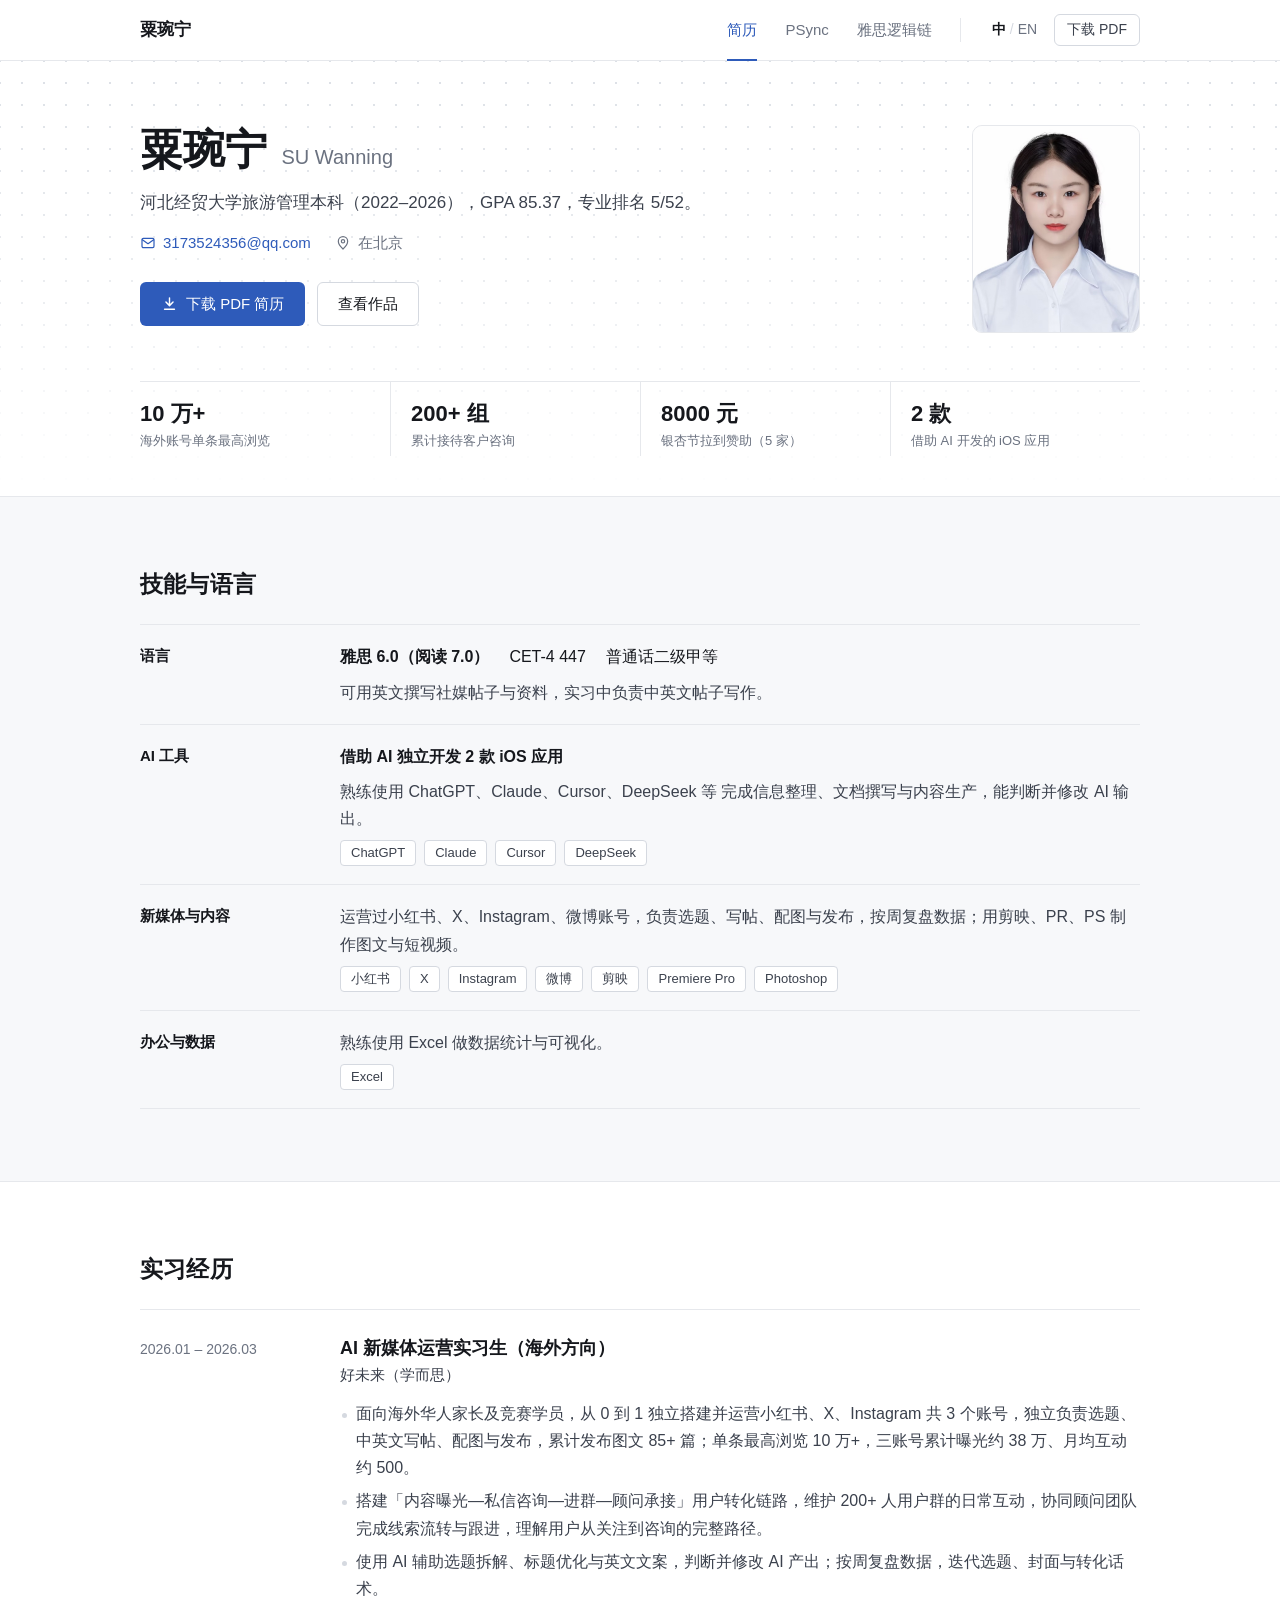
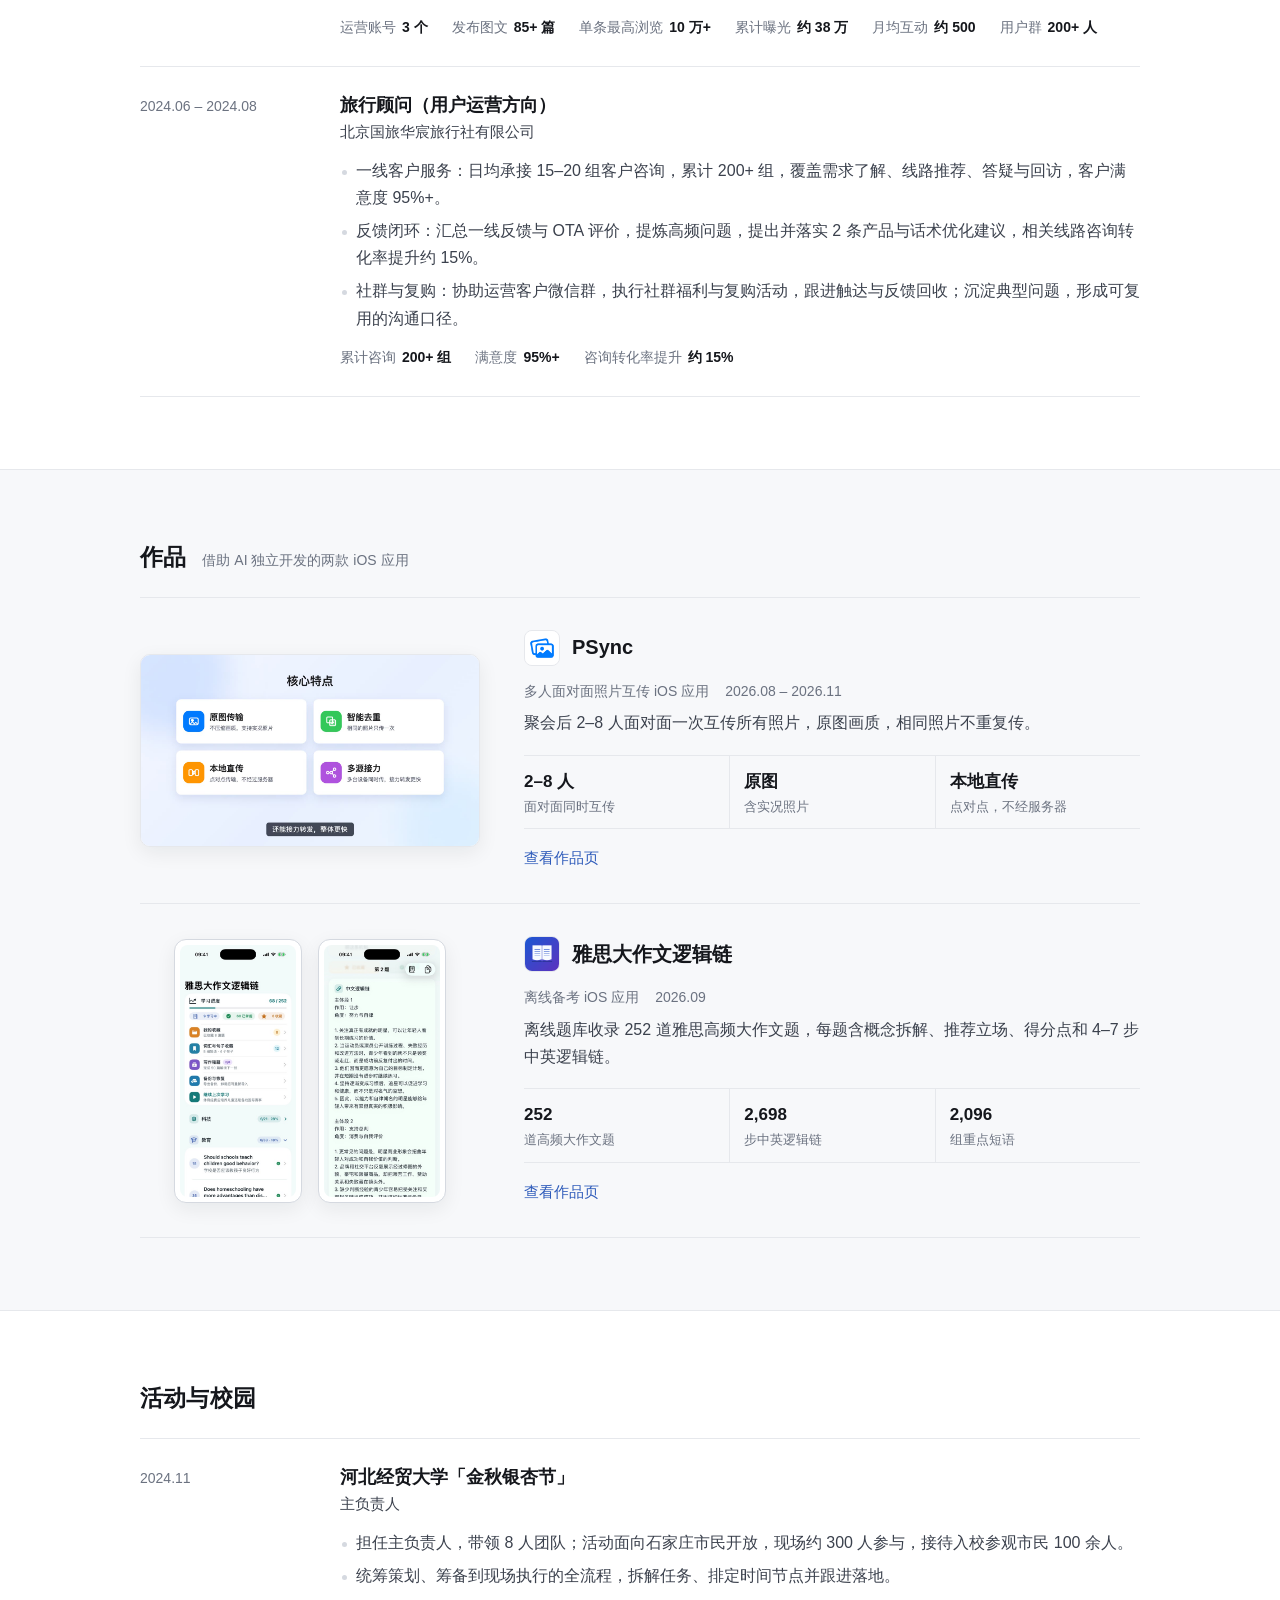
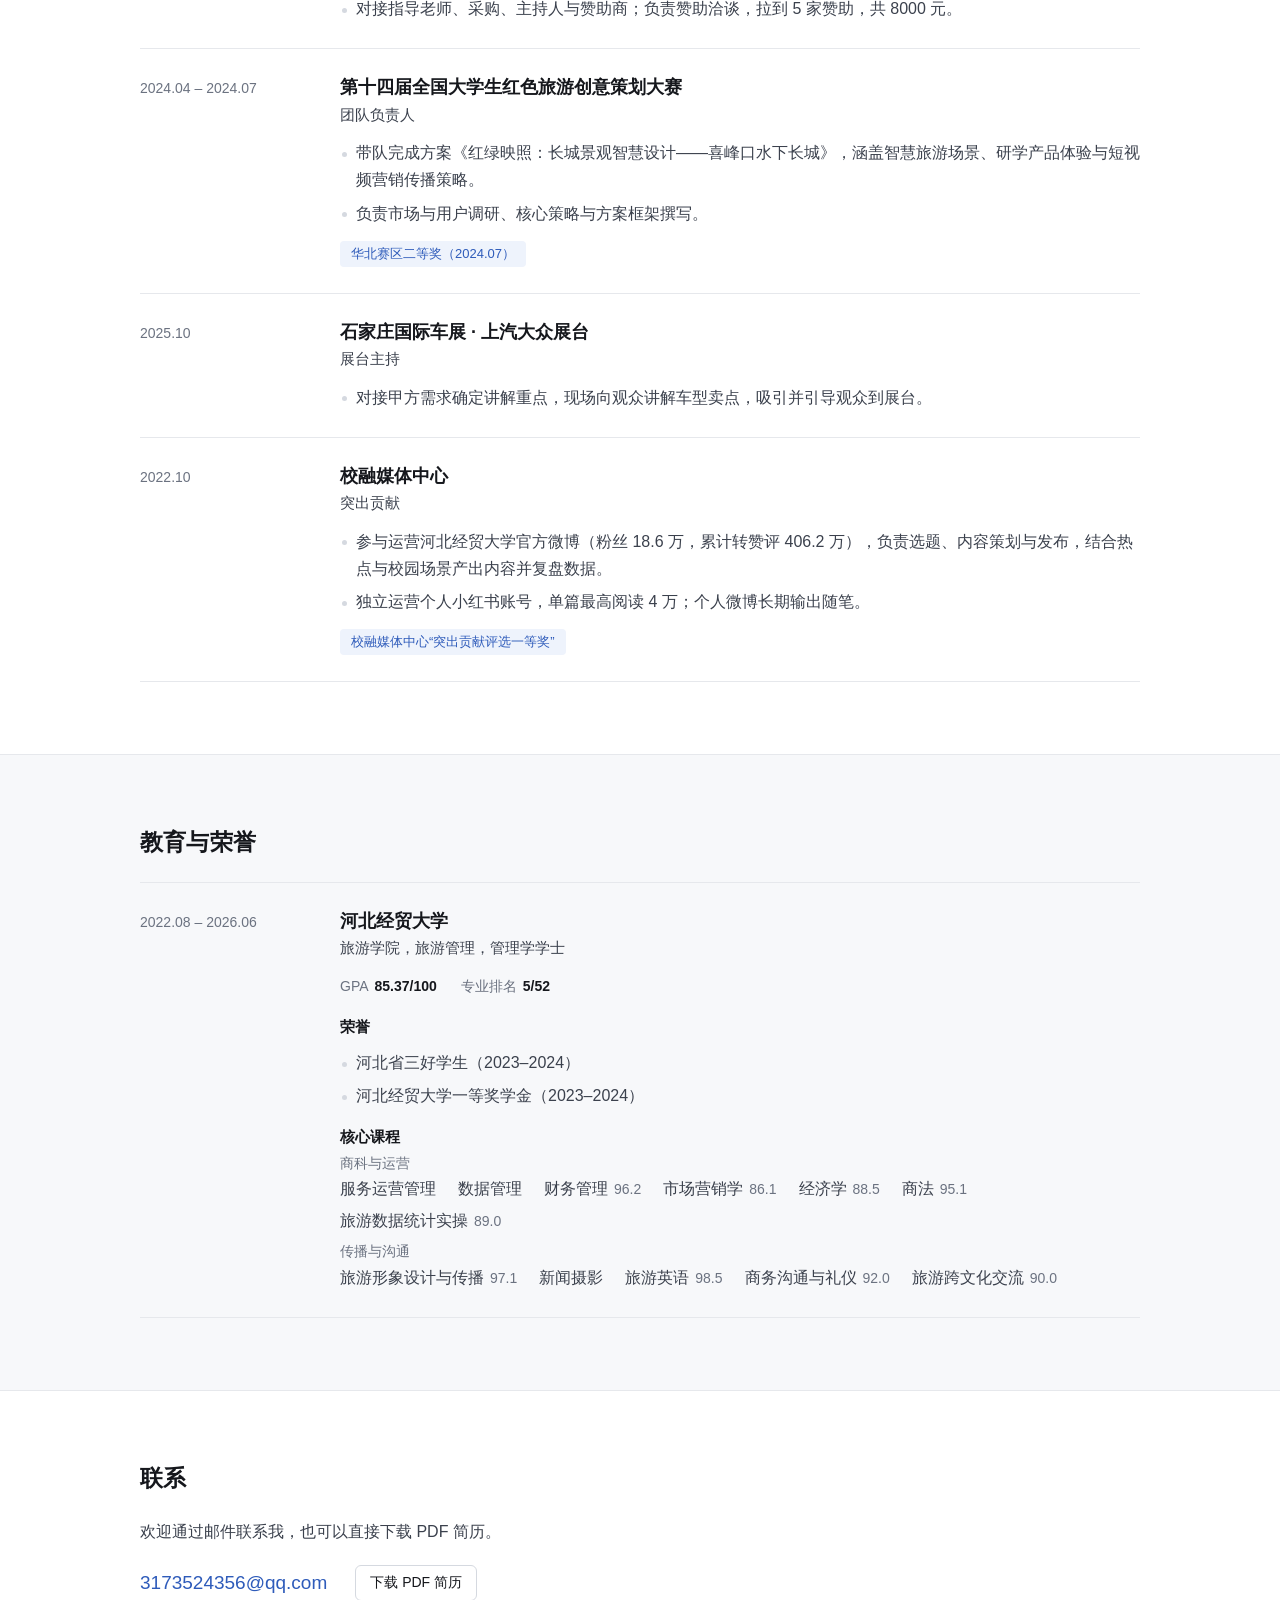
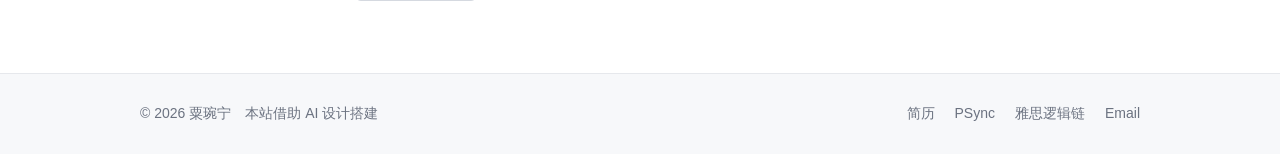
<file: index.html>
<!DOCTYPE html>
<html lang="zh-CN">
<head>
<meta charset="utf-8">
<meta name="viewport" content="width=device-width, initial-scale=1, viewport-fit=cover">
<title>粟琬宁｜个人简历与作品集</title>
<meta name="description" content="粟琬宁，河北经贸大学旅游管理本科。雅思 6.0（阅读 7.0），有海外新媒体运营与旅行顾问实习经历，借助 AI 独立开发 2 款 iOS 应用。">
<meta name="theme-color" content="#FFFFFF">
<meta property="og:type" content="website">
<meta property="og:title" content="粟琬宁｜个人简历与作品集">
<meta property="og:description" content="河北经贸大学旅游管理本科，雅思 6.0（阅读 7.0），新媒体运营与旅行顾问实习经历，借助 AI 开发 2 款 iOS 应用。">
<meta property="og:url" content="https://sandglass-vic.github.io/ice-cv/">
<meta property="og:image" content="https://sandglass-vic.github.io/ice-cv/assets/og.jpg">
<meta name="twitter:card" content="summary_large_image">
<link rel="icon" href="assets/favicon.svg" type="image/svg+xml">
<link rel="stylesheet" href="assets/site.css">
<script>if (/[?&]static\b/.test(location.search)) document.documentElement.classList.add('static');</script>
<style>
  /* ---------- 头部 ---------- */
  .hero { padding: 64px 0 40px; }
  .hero-grid { display: grid; grid-template-columns: minmax(0, 1fr) auto; gap: 48px; align-items: start; }
  .hero h1 { font-size: var(--fs-name); line-height: 1.2; letter-spacing: .5px; }
  .hero h1 .alt { font-size: 20px; font-weight: 400; color: var(--muted); letter-spacing: 0; margin-left: 14px; }
  html[lang="en"] .hero h1 { letter-spacing: -.3px; }
  .summary { margin-top: 14px; font-size: 17px; max-width: 620px; }
  .contact-line { display: flex; flex-wrap: wrap; gap: 6px 24px; margin-top: 12px; font-size: 15px; color: var(--muted); }
  .contact-line > * { display: inline-flex; align-items: center; gap: 7px; }
  .contact-line svg { width: 16px; height: 16px; flex: none; }
  .hero .btns { margin-top: 26px; }
  .photo { width: 168px; aspect-ratio: 647 / 800; border-radius: var(--r-img); border: 1px solid var(--line); overflow: hidden; background: var(--bg-alt); }
  .photo img { width: 100%; height: 100%; object-fit: cover; object-position: 50% 22%; }
  .hero .metric-row { margin-top: 48px; }

  /* ---------- 技能 ---------- */
  .sk-main { display: flex; flex-wrap: wrap; gap: 2px 20px; color: var(--ink); }
  .sk-main b { font-weight: 600; }
  .sk-note { color: var(--text); }

  /* ---------- 作品 ---------- */
  .work { display: grid; grid-template-columns: 340px minmax(0, 1fr); gap: 44px; align-items: center; padding: 32px 0; border-top: 1px solid var(--line); }
  .work:last-child { border-bottom: 1px solid var(--line); }
  .work-media { display: flex; justify-content: center; gap: 16px; }
  .work-media .phone { width: 128px; }
  .work-head { display: flex; align-items: center; gap: 12px; }
  .work-head img { width: 36px; height: 36px; border-radius: 8px; border: 1px solid var(--line); }
  .work h3 { font-size: 20px; transition: color .2s; }
  .work:hover h3 { color: var(--accent); }
  .work-meta { display: flex; flex-wrap: wrap; gap: 2px 16px; color: var(--muted); font-size: var(--fs-sm); margin-top: 14px; }
  .work-sum { margin-top: 6px; }
  .work-facts { display: grid; grid-template-columns: repeat(3, 1fr); margin-top: 18px; border-top: 1px solid var(--line); border-bottom: 1px solid var(--line); }
  .work-facts div { padding: 12px 14px; }
  .work-facts div:first-child { padding-left: 0; }
  .work-facts div + div { border-left: 1px solid var(--line); }
  .work-facts b { display: block; font-size: 17px; font-variant-numeric: tabular-nums; }
  .work-facts span { display: block; color: var(--muted); font-size: var(--fs-xs); line-height: 1.5; }
  .work .link { display: inline-block; margin-top: 16px; font-size: 15px; }

  /* ---------- 活动 / 教育 ---------- */
  .entry .tag.accent { margin-top: 14px; }
  .edu-block { margin-top: 18px; }
  .edu-block h4 { font-size: 15px; margin-bottom: 4px; }
  .courses { display: flex; flex-wrap: wrap; gap: 4px 22px; }
  .courses span b { font-weight: 400; color: var(--muted); margin-left: 6px; font-size: var(--fs-sm); font-variant-numeric: tabular-nums; }
  .cgroup + .cgroup { margin-top: 6px; }
  .cgroup .g { color: var(--muted); font-size: var(--fs-sm); }

  /* ---------- 联系 ---------- */
  .contact p { max-width: 560px; }
  .contact .row-cta { display: flex; flex-wrap: wrap; align-items: center; gap: 14px 28px; margin-top: 20px; }
  .contact .mail { font-size: 19px; font-variant-numeric: tabular-nums; }

  .nav-pdf .s { display: none; }

  @media (max-width: 860px) {
    .work { grid-template-columns: minmax(0, 1fr); gap: 24px; }
    .work-media { justify-content: flex-start; }
    .work-media .shot { max-width: 420px; }
  }
  @media (max-width: 760px) {
    .hero { padding: 36px 0 28px; }
    .hero-grid { grid-template-columns: minmax(0, 1fr); gap: 18px; }
    .photo { order: -1; width: 96px; }
    .hero h1 .alt { display: block; margin: 4px 0 0; font-size: 17px; }
    .summary { font-size: 16px; }
    .hero .btns .btn { flex: 1 1 auto; }
    .hero .metric-row { margin-top: 32px; }
    .work-media .phone { width: 112px; }
    .work-facts div { padding: 10px 8px 10px 10px; }
    .nav-pdf .l { display: none; }
    .nav-pdf .s { display: inline; }
  }
</style>
</head>
<body>

<nav class="site-nav">
  <div class="wrap nav-in">
    <a class="s-brand" href="index.html" data-t="brandName">粟琬宁</a>
    <div class="s-tabs">
      <a class="on" href="index.html" data-t="navResume">简历</a>
      <a href="psync/index.html">PSync</a>
      <a href="ielts/index.html" data-t="navIelts">雅思逻辑链</a>
    </div>
    <div class="s-actions">
      <button class="s-chip s-lang" id="langBtn" type="button" aria-label="切换语言 / Switch language"><b data-l="zh">中</b><i>/</i><b data-l="en">EN</b></button>
      <a class="s-chip nav-pdf" href="assets/SuWanning_Resume.pdf" download="粟琬宁_简历_SuWanning_Resume.pdf"><span class="l" data-t="navPdf">下载 PDF</span><span class="s">PDF</span></a>
    </div>
  </div>
</nav>

<header class="hero dots" id="top">
  <div class="wrap">
    <div class="hero-grid">
      <div>
        <h1><span data-t="name">粟琬宁</span><span class="alt" data-t="altName">SU Wanning</span></h1>
        <p class="summary" data-t="summary"></p>
        <div class="contact-line">
          <a class="link" id="heroMail" href="mailto:3173524356@qq.com"><svg viewBox="0 0 24 24" fill="none" stroke="currentColor" stroke-width="1.8" stroke-linecap="round" stroke-linejoin="round"><rect x="3" y="5" width="18" height="14" rx="2"/><path d="M3.5 7l8.5 6 8.5-6"/></svg><span>3173524356@qq.com</span></a>
          <span><svg viewBox="0 0 24 24" fill="none" stroke="currentColor" stroke-width="1.8" stroke-linecap="round" stroke-linejoin="round"><path d="M12 21s-7-6.2-7-11.5a7 7 0 0 1 14 0C19 14.8 12 21 12 21z"/><circle cx="12" cy="9.5" r="2.5"/></svg><span data-t="location"></span></span>
        </div>
        <div class="btns">
          <a class="btn btn-main" href="assets/SuWanning_Resume.pdf" download="粟琬宁_简历_SuWanning_Resume.pdf"><svg viewBox="0 0 24 24" fill="none" stroke="currentColor" stroke-width="2" stroke-linecap="round" stroke-linejoin="round"><path d="M12 4v11M7 10l5 5 5-5M5 20h14"/></svg><span data-t="btnPdf"></span></a>
          <a class="btn btn-ghost" href="#works" data-t="btnWorks"></a>
        </div>
      </div>
      <div class="photo"><img src="assets/photo.jpg" alt="粟琬宁 / SU Wanning" width="647" height="800"></div>
    </div>
    <div class="metric-row" id="metrics"></div>
  </div>
</header>

<main>
  <section id="skills" class="section alt"></section>
  <section id="experience" class="section"></section>
  <section id="works" class="section alt"></section>
  <section id="campus" class="section"></section>
  <section id="education" class="section alt"></section>
  <section id="contact" class="section contact"></section>
</main>

<footer class="site-foot">
  <div class="wrap">
    <span data-t="foot"></span>
    <nav><a href="index.html" data-t="navResume">简历</a><a href="psync/index.html">PSync</a><a href="ielts/index.html" data-t="navIelts">雅思逻辑链</a><a href="mailto:3173524356@qq.com">Email</a></nav>
  </div>
</footer>

<noscript><p style="text-align:center;padding:20px;color:#6B7280">本页需要启用 JavaScript；也可以直接下载 <a href="assets/SuWanning_Resume.pdf" style="color:#2E5BBA">PDF 简历</a>。</p></noscript>

<!-- 简历结构化数据：由 _work/resume/resume.json 生成，已去除个人隐私字段 -->
<script type="application/json" id="resume-data">{"zh":{"basics":{"name":"粟琬宁","degree":"管理学学士 · 旅游管理","school":"河北经贸大学 · 旅游学院","major":"旅游管理","email":"3173524356@qq.com","portfolio":"https://sandglass-vic.github.io/ice-cv/"},"education":[{"school":"河北经贸大学","college":"旅游学院","major":"旅游管理","degree":"管理学学士","start":"2022.08","end":"2026.06","gpa":"85.37/100","rank":"5/52"}],"skills":[{"category":"语言","detail":"雅思 6.0（阅读 7.0），可用英文撰写帖子与资料；英语 CET-4（447）；普通话二级甲等。"},{"category":"AI 工具","detail":"熟练使用 ChatGPT、Claude、Cursor、DeepSeek 等 完成信息整理、文档撰写与内容生产，能判断并修改 AI 输出；借助 AI 独立开发 2 款 iOS 应用。"},{"category":"新媒体运营","detail":"运营过小红书、X、Instagram、微博账号，负责选题、写帖、配图与发布，按周复盘数据。"},{"category":"内容制作与数据","detail":"熟练使用剪映、PR、PS 制作图文与短视频；熟练使用 Excel 统计与可视化。"}],"experience":[{"title":"AI 新媒体运营实习生（海外方向）","company":"好未来（学而思）","start":"2026.01","end":"2026.03","highlights":["面向海外华人家长及竞赛学员，从 0 到 1 独立搭建并运营小红书、X、Instagram 共 3 个账号，独立负责选题、中英文写帖、配图与发布，累计发布图文 85+ 篇；单条最高浏览 10 万+，三账号累计曝光约 38 万、月均互动约 500。","搭建「内容曝光—私信咨询—进群—顾问承接」用户转化链路，维护 200+ 人用户群的日常互动，协同顾问团队完成线索流转与跟进，理解用户从关注到咨询的完整路径。","使用 AI 辅助选题拆解、标题优化与英文文案，判断并修改 AI 产出；按周复盘数据，迭代选题、封面与转化话术。"],"metrics":[{"label":"运营账号","value":"3 个"},{"label":"发布图文","value":"85+ 篇"},{"label":"单条最高浏览","value":"10 万+"},{"label":"累计曝光","value":"约 38 万"},{"label":"月均互动","value":"约 500"},{"label":"用户群","value":"200+ 人"}]},{"title":"旅行顾问（用户运营方向）","company":"北京国旅华宸旅行社有限公司","start":"2024.06","end":"2024.08","highlights":["一线客户服务：日均承接 15–20 组客户咨询，累计 200+ 组，覆盖需求了解、线路推荐、答疑与回访，客户满意度 95%+。","反馈闭环：汇总一线反馈与 OTA 评价，提炼高频问题，提出并落实 2 条产品与话术优化建议，相关线路咨询转化率提升约 15%。","社群与复购：协助运营客户微信群，执行社群福利与复购活动，跟进触达与反馈回收；沉淀典型问题，形成可复用的沟通口径。"],"metrics":[{"label":"累计咨询","value":"200+ 组"},{"label":"满意度","value":"95%+"},{"label":"咨询转化率提升","value":"约 15%"}]}],"projects":[{"name":"PSync","subtitle":"多人面对面照片互传 iOS 应用","role":"个人项目，借助 AI 独立开发","start":"2026.08","end":"2026.11","tags":["iOS","SwiftUI","AI 辅助开发","需求文档","测试迭代"],"summary":"聚会后 2–8 人面对面一次互传所有照片，原图画质，相同照片不重复传。","highlights":["针对聚会后照片分散在各人手机的痛点梳理需求，定义核心功能：2–8 人面对面一次互传全部照片、原图画质（含实况照片）、相同照片只传一次、本地点对点传输不经服务器、核对安全码后开始传输。","编写结构化需求文档（分层架构、设备发现、去重与传输调度规则）指导 AI 开发；设计多设备互传场景测试，用真机反复测试迭代，并制作产品主页与宣传视频。"],"links":[{"label":"产品主页","url":"https://sandglass-vic.github.io/PSync/"}]},{"name":"雅思大作文逻辑链","subtitle":"离线备考 iOS 应用","role":"个人项目，借助 AI 独立开发","start":"2026.09","end":"2026.09","tags":["iOS","SwiftUI","AI 辅助开发","内容结构化"],"summary":"离线题库收录 252 道雅思高频大作文题，每题含概念拆解、推荐立场、得分点和 4–7 步中英逻辑链。","highlights":["先制定统一的内容规范（字段、步数范围、得分点要求），再借助 AI 分批产出 252 道高频题的结构化中英内容。","用脚本校验数据完整性，经多轮审核处理 578 条问题，最终全量复查后上线。"],"links":[]}],"competitions":[{"title":"主负责人","event":"河北经贸大学「金秋银杏节」","start":"2024.11","end":"2024.11","highlights":["担任主负责人，带领 8 人团队；活动面向石家庄市民开放，现场约 300 人参与，接待入校参观市民 100 余人。","统筹策划、筹备到现场执行的全流程，拆解任务、排定时间节点并跟进落地。","对接指导老师、采购、主持人与赞助商；负责赞助洽谈，拉到 5 家赞助，共 8000 元。"],"award":"8 人团队 · 约 300 人参与 · 5 家赞助共 8000 元"},{"title":"团队负责人","event":"第十四届全国大学生红色旅游创意策划大赛","start":"2024.04","end":"2024.07","highlights":["带队完成方案《红绿映照：长城景观智慧设计——喜峰口水下长城》，涵盖智慧旅游场景、研学产品体验与短视频营销传播策略。","负责市场与用户调研、核心策略与方案框架撰写。"],"award":"华北赛区二等奖（2024.07）"},{"title":"展台主持","event":"石家庄国际车展 · 上汽大众展台","start":"2025.10","end":"2025.10","highlights":["对接甲方需求确定讲解重点，现场向观众讲解车型卖点，吸引并引导观众到展台。"],"award":""},{"title":"突出贡献","event":"校融媒体中心","start":"2022.10","end":"2022.10","highlights":["参与运营河北经贸大学官方微博（粉丝 18.6 万，累计转赞评 406.2 万），负责选题、内容策划与发布，结合热点与校园场景产出内容并复盘数据。","独立运营个人小红书账号，单篇最高阅读 4 万；个人微博长期输出随笔。"],"award":"校融媒体中心“突出贡献评选一等奖”"}],"honors":["河北省三好学生（2023–2024）","河北经贸大学一等奖学金（2023–2024）"],"courses":[{"group":"商科与运营","items":[{"name":"服务运营管理"},{"name":"数据管理"},{"name":"财务管理","score":96.2},{"name":"市场营销学","score":86.1},{"name":"经济学","score":88.5},{"name":"商法","score":95.1},{"name":"旅游数据统计实操","score":89.0}]},{"group":"传播与沟通","items":[{"name":"旅游形象设计与传播","score":97.1},{"name":"新闻摄影"},{"name":"旅游英语","score":98.5},{"name":"商务沟通与礼仪","score":92.0},{"name":"旅游跨文化交流","score":90.0}]}]},"en":{"basics":{"name":"SU Wanning","degree":"B.M. Tourism Management","school":"Hebei University of Economics and Business, School of Tourism","major":"Tourism Management","email":"3173524356@qq.com","portfolio":"https://sandglass-vic.github.io/ice-cv/"},"education":[{"school":"Hebei University of Economics and Business","college":"School of Tourism","major":"Tourism Management","degree":"Bachelor of Management","start":"2022.08","end":"2026.06","gpa":"85.37/100","rank":"5/52"}],"skills":[{"category":"Languages","detail":"IELTS 6.0 (Reading 7.0), write English posts and materials; CET-4 (447); Mandarin Grade 2A."},{"category":"AI Tools","detail":"Use ChatGPT, Claude, Cursor, DeepSeek and more for research, documentation, and content, and review and edit AI output; built 2 iOS apps with AI."},{"category":"Social Media","detail":"Ran accounts on Xiaohongshu, X, Instagram, and Weibo: topics, posts, visuals, publishing, and weekly data reviews."},{"category":"Content & Data","detail":"CapCut, Premiere Pro, and Photoshop for posts and short videos; Excel for statistics and charts."}],"experience":[{"title":"AI New Media Operations Intern (Overseas)","company":"TAL Education (Xueersi)","start":"2026.01","end":"2026.03","highlights":["Independently launched and ran 3 accounts on Xiaohongshu, X, and Instagram for overseas Chinese parents and competition students, owning topics, bilingual posts, visuals, and publishing; 85+ posts, top post 100k+ views, ~380k total impressions and ~500 monthly engagements.","Built the user journey from content to DMs, group joins, and advisor handoff; kept a 200+-member user group engaged and worked with advisors on lead follow-up.","Used AI for topics, headlines, and English copy, editing every draft; iterated topics, covers, and messaging through weekly data reviews."],"metrics":[{"label":"Accounts","value":"3"},{"label":"Posts","value":"85+"},{"label":"Top post views","value":"100k+"},{"label":"Total impressions","value":"~380k"},{"label":"Monthly engagements","value":"~500"},{"label":"User group","value":"200+"}]},{"title":"Travel Consultant (User Operations)","company":"Beijing CITS Huachen Travel Agency Co., Ltd.","start":"2024.06","end":"2024.08","highlights":["Frontline service: handled 15–20 inquiries/day (200+ total) covering needs discovery, route recommendations, Q&A, and follow-up calls; 95%+ satisfaction.","Feedback loop: distilled recurring issues from customer feedback and OTA reviews; 2 product and messaging suggestions adopted, lifting route inquiry conversion by ~15%.","Community & repeat business: ran WeChat group perks and repurchase campaigns; turned common questions into reusable messaging guidelines."],"metrics":[{"label":"Inquiries handled","value":"200+"},{"label":"Satisfaction","value":"95%+"},{"label":"Inquiry conversion lift","value":"~15%"}]}],"projects":[{"name":"PSync","subtitle":"Face-to-face group photo sharing iOS app","role":"Personal project, built with AI","start":"2026.08","end":"2026.11","tags":["iOS","SwiftUI","AI-assisted development","Product spec","Testing & iteration"],"summary":"2–8 people exchange all their photos face to face in one go, in original quality, with duplicates sent only once.","highlights":["Scoped the pain point of party photos scattered across phones; defined core features: 2–8 people exchange all photos at once, original quality (incl. Live Photos), duplicates sent once, local peer-to-peer transfer with no server, safety-code check before transfer.","Wrote a structured spec (layered architecture, device discovery, dedup and scheduling rules) to guide AI coding; designed multi-device test scenarios, iterated via on-device testing; made a product page and promo video."],"links":[{"label":"Product page","url":"https://sandglass-vic.github.io/PSync/"}]},{"name":"IELTS Essay Logic Chains","subtitle":"Offline IELTS writing study iOS app","role":"Personal project, built with AI","start":"2026.09","end":"2026.09","tags":["iOS","SwiftUI","AI-assisted development","Content structuring"],"summary":"An offline bank of 252 high-frequency IELTS Task 2 questions, each with concept breakdown, recommended stance, scoring points, and a 4–7-step bilingual logic chain.","highlights":["Defined a content spec first (fields, step ranges, scoring points), then used AI to produce structured bilingual content for 252 questions in batches.","Validated data with scripts and resolved 578 issues across review rounds before a full final check."],"links":[]}],"competitions":[{"title":"Lead Organizer","event":"Golden Autumn Ginkgo Festival, HUEB","start":"2024.11","end":"2024.11","highlights":["Led a team of 8 as lead organizer; the festival was open to Shijiazhuang residents, with ~300 attendees and 100+ local residents hosted on campus.","Owned the end-to-end process from planning to on-site execution: broke down tasks, set milestones, tracked delivery.","Main contact for faculty advisors, procurement, hosts, and sponsors; secured 5 sponsors totaling RMB 8,000."],"award":"Team of 8 · ~300 attendees · 5 sponsors, RMB 8,000"},{"title":"Team Leader","event":"14th National College Student Red Tourism Creative Planning Competition","start":"2024.04","end":"2024.07","highlights":["Led the proposal Red & Green Reflections: Smart Design of the Great Wall Landscape – Xifengkou Underwater Great Wall, covering smart-tourism scenarios, study-tour products, and short-video marketing.","Owned market and user research, core strategy, and the proposal framework."],"award":"North China Second Prize (Jul 2024)"},{"title":"Booth Host","event":"Shijiazhuang International Auto Show · SAIC Volkswagen","start":"2025.10","end":"2025.10","highlights":["Aligned talking points with the client, presented model highlights, and drew visitors to the booth."],"award":""},{"title":"Outstanding Contribution","event":"University Integrated Media Center","start":"2022.10","end":"2022.10","highlights":["Helped run the university's official Weibo (186k followers, 4.06M total interactions): topic selection, content planning, publishing, and data review.","Independently run personal Xiaohongshu account (single-post peak 40k views); regular essay writing on personal Weibo."],"award":"Integrated Media Center “Outstanding Contribution First Prize”"}],"honors":["Hebei Provincial Outstanding Student (2023–24)","Hebei Univ. of Economics and Business First-Class Scholarship (2023–24)"],"courses":[{"group":"Business & Operations","items":[{"name":"Service Operations Management"},{"name":"Data Management"},{"name":"Financial Management","score":96.2},{"name":"Marketing","score":86.1},{"name":"Economics","score":88.5},{"name":"Commercial Law","score":95.1},{"name":"Tourism Data Statistics & Practice","score":89.0}]},{"group":"Communication","items":[{"name":"Tourism Image Design & Communication","score":97.1},{"name":"News Photography"},{"name":"Tourism English","score":98.5},{"name":"Business Communication & Etiquette","score":92.0},{"name":"Cross-cultural Communication in Tourism","score":90.0}]}]}}</script>

<script src="assets/site.js"></script>
<script>
const DATA = JSON.parse(document.getElementById('resume-data').textContent);

const UI = {
  zh: {
    title: '粟琬宁｜个人简历与作品集',
    brandName: '粟琬宁', navResume: '简历', navIelts: '雅思逻辑链', navPdf: '下载 PDF',
    name: '粟琬宁', altName: 'SU Wanning',
    summary: '河北经贸大学旅游管理本科（2022–2026），GPA\u00a085.37，专业排名\u00a05/52。',
    location: '在北京',
    btnPdf: '下载 PDF 简历', btnWorks: '查看作品',
    metrics: [['10 万+', '海外账号单条最高浏览'], ['200+ 组', '累计接待客户咨询'], ['8000 元', '银杏节拉到赞助（5 家）'], ['2 款', '借助 AI 开发的 iOS 应用']],
    skillsT: '技能与语言',
    skills: [
      { k: '语言', main: ['<b>雅思 6.0（阅读 7.0）</b>', 'CET-4 447', '普通话二级甲等'], note: '可用英文撰写社媒帖子与资料，实习中负责中英文帖子写作。' },
      { k: 'AI 工具', main: ['<b>借助 AI 独立开发 2 款 iOS 应用</b>'], note: '熟练使用 ChatGPT、Claude、Cursor、DeepSeek 等 完成信息整理、文档撰写与内容生产，能判断并修改 AI 输出。', tags: ['ChatGPT', 'Claude', 'Cursor', 'DeepSeek'] },
      { k: '新媒体与内容', note: '运营过小红书、X、Instagram、微博账号，负责选题、写帖、配图与发布，按周复盘数据；用剪映、PR、PS 制作图文与短视频。', tags: ['小红书', 'X', 'Instagram', '微博', '剪映', 'Premiere Pro', 'Photoshop'] },
      { k: '办公与数据', note: '熟练使用 Excel 做数据统计与可视化。', tags: ['Excel'] },
    ],
    experienceT: '实习经历',
    worksT: '作品', worksNote: '借助 AI 独立开发的两款 iOS 应用',
    workExtra: [
      { href: 'psync/index.html', icon: 'psync/assets/icon.png',
        facts: [['2–8 人', '面对面同时互传'], ['原图', '含实况照片'], ['本地直传', '点对点，不经服务器']] },
      { href: 'ielts/index.html', icon: 'ielts/assets/icon.png',
        facts: [['252', '道高频大作文题'], ['2,698', '步中英逻辑链'], ['2,096', '组重点短语']] },
    ],
    goWork: '查看作品页',
    campusT: '活动与校园',
    educationT: '教育与荣誉',
    gpa: 'GPA', rank: '专业排名', honorsT: '荣誉', coursesT: '核心课程', sep: '，',
    contactT: '联系', contactP: '欢迎通过邮件联系我，也可以直接下载 PDF 简历。', pdfShort: '下载 PDF 简历',
    foot: '© 2026 粟琬宁　本站借助 AI 设计搭建',
  },
  en: {
    title: 'SU Wanning | Resume & Portfolio',
    brandName: 'SU Wanning', navResume: 'Resume', navIelts: 'IELTS Logic Chain', navPdf: 'Download PDF',
    name: 'SU Wanning', altName: '粟琬宁',
    summary: 'B.M. in Tourism Management, Hebei University of Economics and Business (2022–2026). GPA\u00a085.37, ranked 5/52 in major.',
    location: 'Based in Beijing',
    btnPdf: 'Download PDF Resume', btnWorks: 'View Projects',
    metrics: [['100k+', 'Top overseas post views'], ['200+', 'Customer inquiries handled'], ['RMB 8,000', 'Festival sponsorship (5 sponsors)'], ['2', 'iOS apps built with AI']],
    skillsT: 'Skills & Languages',
    skills: [
      { k: 'Languages', main: ['<b>IELTS 6.0 (Reading 7.0)</b>', 'CET-4 447', 'Mandarin Grade 2A'], note: 'Write English social posts and materials; wrote bilingual posts during my internship.' },
      { k: 'AI Tools', main: ['<b>Built 2 iOS apps on my own with AI</b>'], note: 'Use ChatGPT, Claude, Cursor, DeepSeek and more for research, documentation, and content, and review and edit AI output.', tags: ['ChatGPT', 'Claude', 'Cursor', 'DeepSeek'] },
      { k: 'Social Media & Content', note: 'Ran accounts on Xiaohongshu, X, Instagram, and Weibo: topics, posts, visuals, publishing, and weekly data reviews. CapCut, Premiere Pro, and Photoshop for posts and short videos.', tags: ['Xiaohongshu', 'X', 'Instagram', 'Weibo', 'CapCut', 'Premiere Pro', 'Photoshop'] },
      { k: 'Office & Data', note: 'Excel for statistics and charts.', tags: ['Excel'] },
    ],
    experienceT: 'Internships',
    worksT: 'Projects', worksNote: 'Two iOS apps built on my own with AI. Project pages are in Chinese.',
    workExtra: [
      { href: 'psync/index.html', icon: 'psync/assets/icon.png',
        facts: [['2–8', 'people at once, face to face'], ['Original', 'quality, incl. Live Photos'], ['Local', 'peer-to-peer, no server']] },
      { href: 'ielts/index.html', icon: 'ielts/assets/icon.png',
        facts: [['252', 'Task 2 questions'], ['2,698', 'bilingual chain steps'], ['2,096', 'key phrase pairs']] },
    ],
    goWork: 'View project page',
    campusT: 'Campus & Activities',
    educationT: 'Education & Honors',
    gpa: 'GPA', rank: 'Class rank', honorsT: 'Honors', coursesT: 'Core courses', sep: ', ',
    contactT: 'Contact', contactP: 'Feel free to reach me by email, or download my resume as a PDF.', pdfShort: 'Download PDF Resume',
    foot: '© 2026 SU Wanning. Site designed and built with AI.',
  },
};

const esc = s => String(s).replace(/[&<>"]/g, c => ({ '&': '&amp;', '<': '&lt;', '>': '&gt;', '"': '&quot;' }[c]));
const range = (a, b) => a === b ? a : `${a} – ${b}`;
const $ = id => document.getElementById(id);
const title = (t, note) => `<div class="sec-title"><h2>${esc(t)}</h2>${note ? `<p>${esc(note)}</p>` : ''}</div>`;
const bullets = list => `<ul class="bullets">${list.map(h => `<li>${esc(h)}</li>`).join('')}</ul>`;
const tags = list => list && list.length ? `<div class="tags">${list.map(t => `<span class="tag">${esc(t)}</span>`).join('')}</div>` : '';
const PDF = 'href="assets/SuWanning_Resume.pdf" download="粟琬宁_简历_SuWanning_Resume.pdf"';

let rendered = false;
function render(lang) {
  const u = UI[lang], d = DATA[lang], e0 = d.education[0];
  document.documentElement.lang = lang === 'zh' ? 'zh-CN' : 'en';
  document.title = u.title;
  document.querySelectorAll('[data-t]').forEach(el => { if (u[el.dataset.t] != null) el.textContent = u[el.dataset.t]; });
  document.querySelectorAll('#langBtn b').forEach(b => b.classList.toggle('on', b.dataset.l === lang));

  $('metrics').innerHTML = u.metrics.map(([b, s]) => `<div><b>${esc(b)}</b><span>${esc(s)}</span></div>`).join('');

  $('skills').innerHTML = `<div class="wrap">${title(u.skillsT)}
    <div class="rows">${u.skills.map(s => `<div class="row reveal">
      <div class="row-k">${esc(s.k)}</div>
      <div class="row-v">
        ${s.main ? `<p class="sk-main">${s.main.map(m => `<span>${m}</span>`).join('')}</p>` : ''}
        <p class="sk-note">${esc(s.note)}</p>
        ${tags(s.tags)}
      </div></div>`).join('')}</div></div>`;

  $('experience').innerHTML = `<div class="wrap">${title(u.experienceT)}
    ${d.experience.map(x => `<article class="entry reveal">
      <div class="entry-date">${range(x.start, x.end)}</div>
      <div>
        <h3>${esc(x.title)}</h3><div class="entry-sub">${esc(x.company)}</div>
        ${bullets(x.highlights)}
        <div class="facts">${x.metrics.map(m => `<span>${esc(m.label)}<b>${esc(m.value)}</b></span>`).join('')}</div>
      </div></article>`).join('')}</div>`;

  $('works').innerHTML = `<div class="wrap">${title(u.worksT, u.worksNote)}
    ${d.projects.map((p, i) => {
      const x = u.workExtra[i];
      const media = i === 0
        ? `<div class="shot"><img src="psync/promo/poster.jpg" alt="PSync" width="1280" height="720" loading="lazy"></div>`
        : ['home-expanded', 'detail-chain'].map(n => `<div class="phone"><img src="ielts/assets/${n}.jpg" alt="" width="414" height="900" loading="lazy"></div>`).join('');
      return `<a class="work reveal" href="${x.href}">
        <div class="work-media">${media}</div>
        <div>
          <div class="work-head"><img src="${x.icon}" alt=""><div><h3>${esc(p.name)}</h3></div></div>
          <div class="work-meta"><span>${esc(p.subtitle)}</span><span class="tnum">${range(p.start, p.end)}</span></div>
          <p class="work-sum">${esc(p.summary)}</p>
          <div class="work-facts">${x.facts.map(([b, s]) => `<div><b>${esc(b)}</b><span>${esc(s)}</span></div>`).join('')}</div>
          <span class="link">${esc(u.goWork)}</span>
        </div></a>`;
    }).join('')}</div>`;

  $('campus').innerHTML = `<div class="wrap">${title(u.campusT)}
    ${d.competitions.map(c => `<article class="entry reveal">
      <div class="entry-date">${range(c.start, c.end)}</div>
      <div>
        <h3>${esc(c.event)}</h3><div class="entry-sub">${esc(c.title)}</div>
        ${bullets(c.highlights)}
        ${/奖|Prize/.test(c.award) ? `<span class="tag accent">${esc(c.award)}</span>` : ''}
      </div></article>`).join('')}</div>`;

  $('education').innerHTML = `<div class="wrap">${title(u.educationT)}
    <article class="entry reveal">
      <div class="entry-date">${range(e0.start, e0.end)}</div>
      <div>
        <h3>${esc(e0.school)}</h3>
        <div class="entry-sub">${[e0.college, e0.major, e0.degree].map(esc).join(u.sep)}</div>
        <div class="facts"><span>${esc(u.gpa)}<b>${esc(e0.gpa)}</b></span><span>${esc(u.rank)}<b>${esc(e0.rank)}</b></span></div>
        <div class="edu-block"><h4>${esc(u.honorsT)}</h4>${bullets(d.honors)}</div>
        <div class="edu-block"><h4>${esc(u.coursesT)}</h4>
          ${d.courses.map(g => `<div class="cgroup"><div class="g">${esc(g.group)}</div><div class="courses">${g.items.map(c => `<span>${esc(c.name)}${c.score != null ? `<b>${c.score.toFixed(1)}</b>` : ''}</span>`).join('')}</div></div>`).join('')}
        </div>
      </div>
    </article></div>`;

  $('contact').innerHTML = `<div class="wrap reveal">${title(u.contactT)}
    <p>${esc(u.contactP)}</p>
    <div class="row-cta"><a class="link mail" href="mailto:${esc(d.basics.email)}">${esc(d.basics.email)}</a><a class="btn btn-ghost btn-sm" ${PDF}>${esc(u.pdfShort)}</a></div></div>`;

  SITE.reveal(document, rendered);
  rendered = true;
}

const qsLang = (location.search.match(/[?&]lang=(zh|en)\b/) || [])[1];
let LANG = qsLang || (() => { try { return localStorage.getItem('lang'); } catch (e) { return null; } })() || 'zh';
if (!UI[LANG]) LANG = 'zh';
render(LANG);
$('langBtn').addEventListener('click', () => {
  LANG = LANG === 'zh' ? 'en' : 'zh';
  try { localStorage.setItem('lang', LANG); } catch (e) {}
  render(LANG);
});
</script>
</body>
</html>
</file>
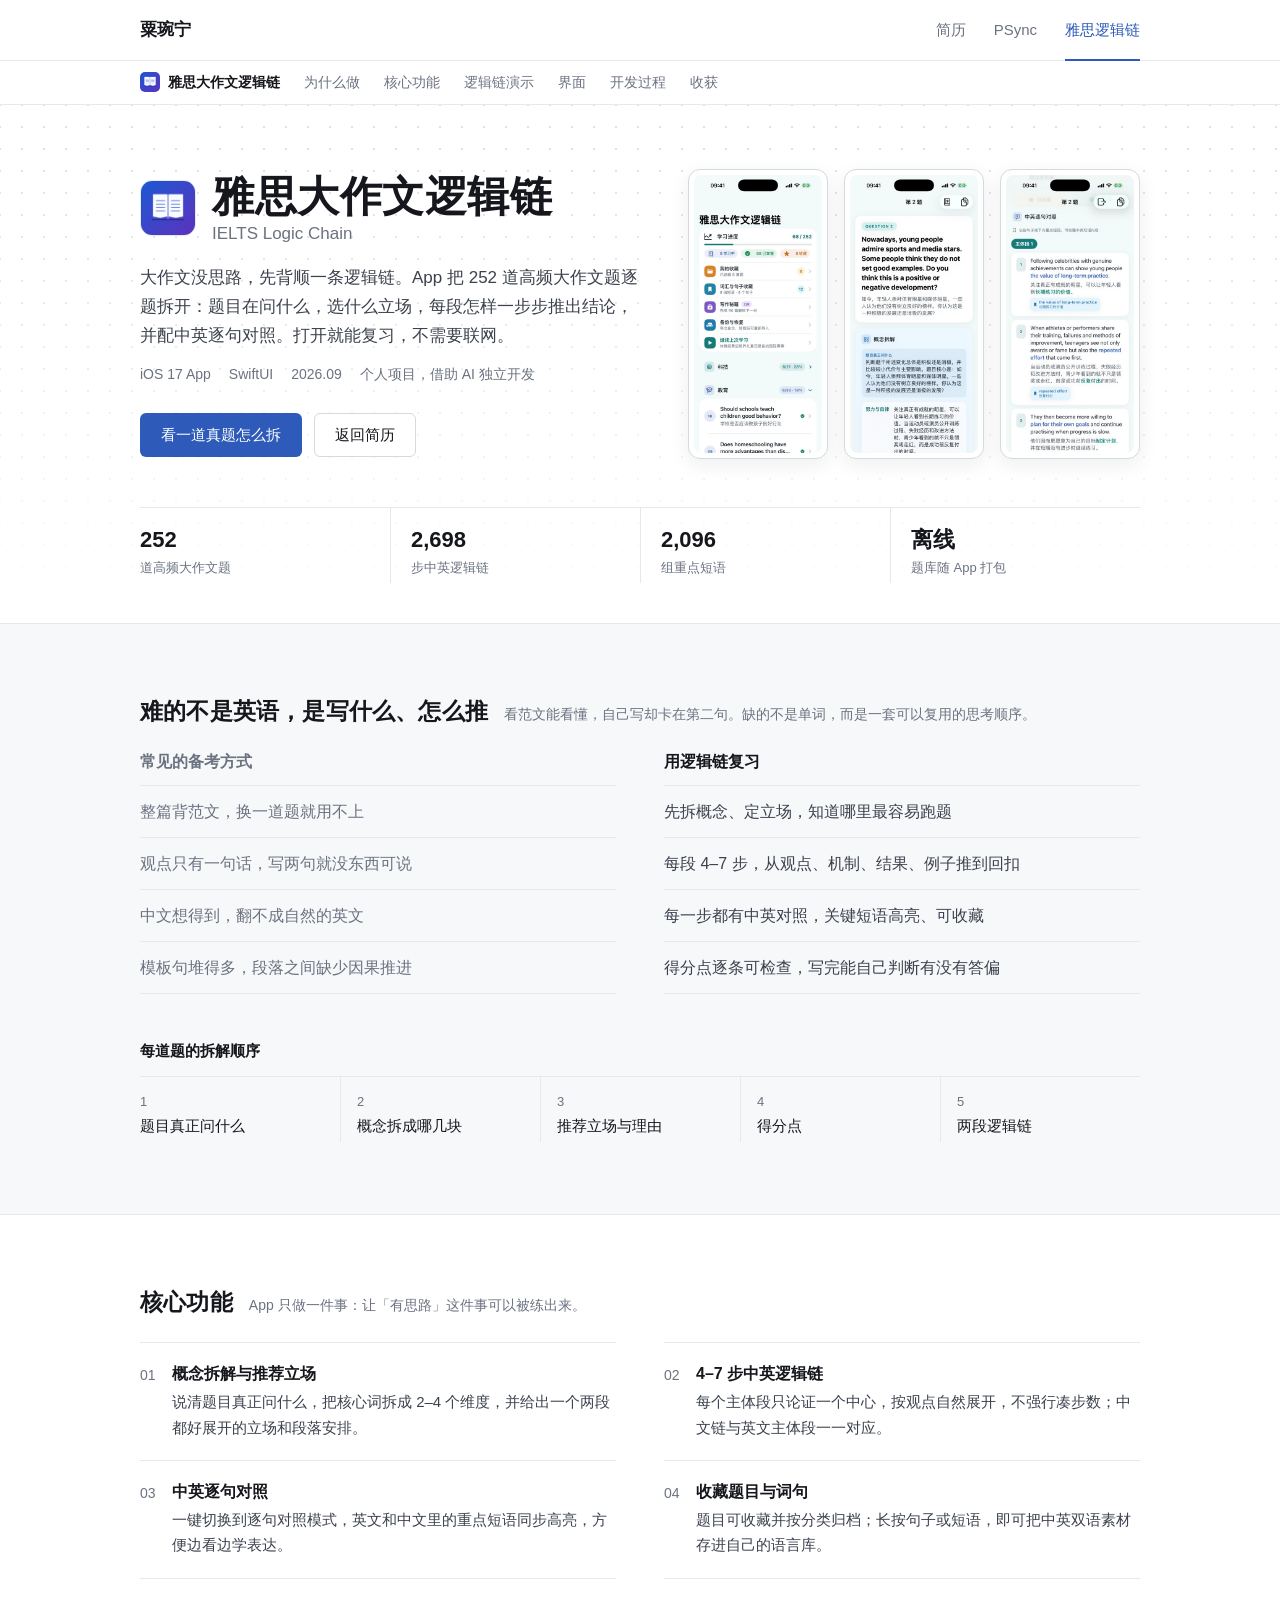
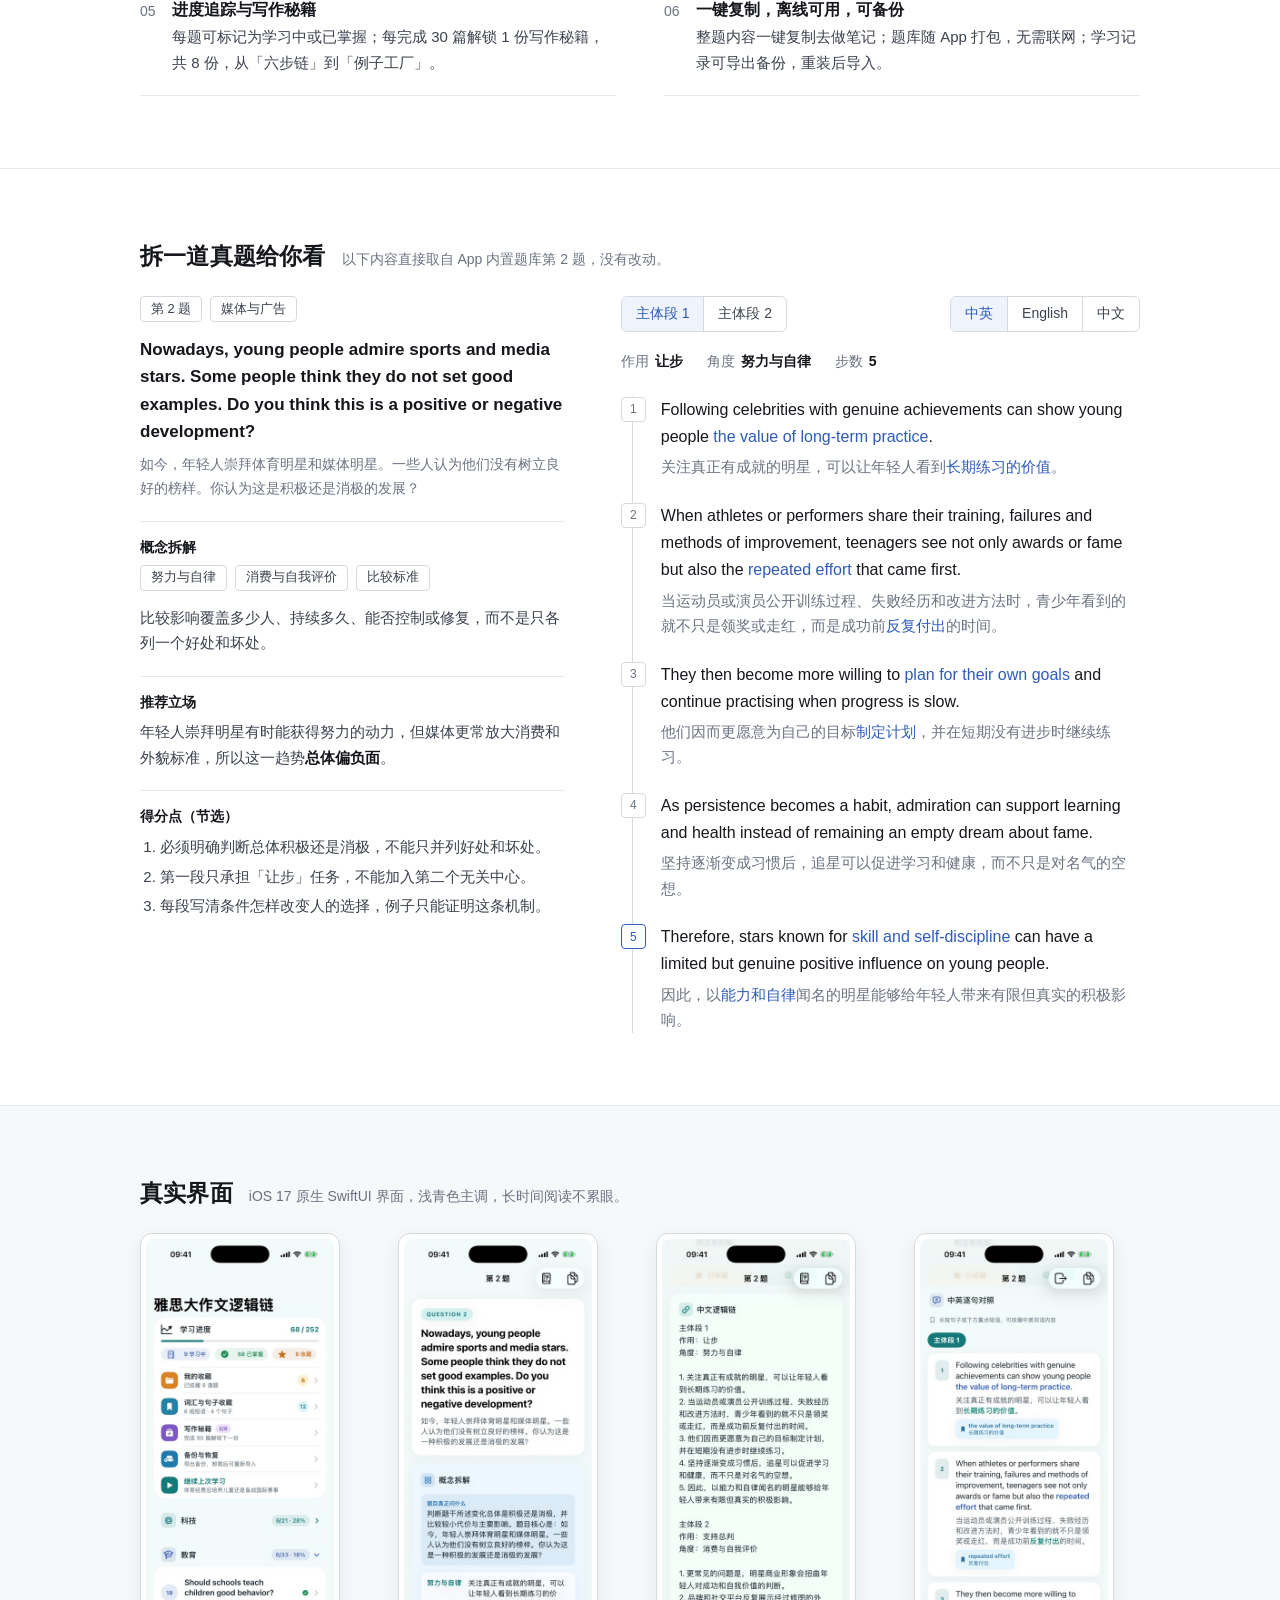
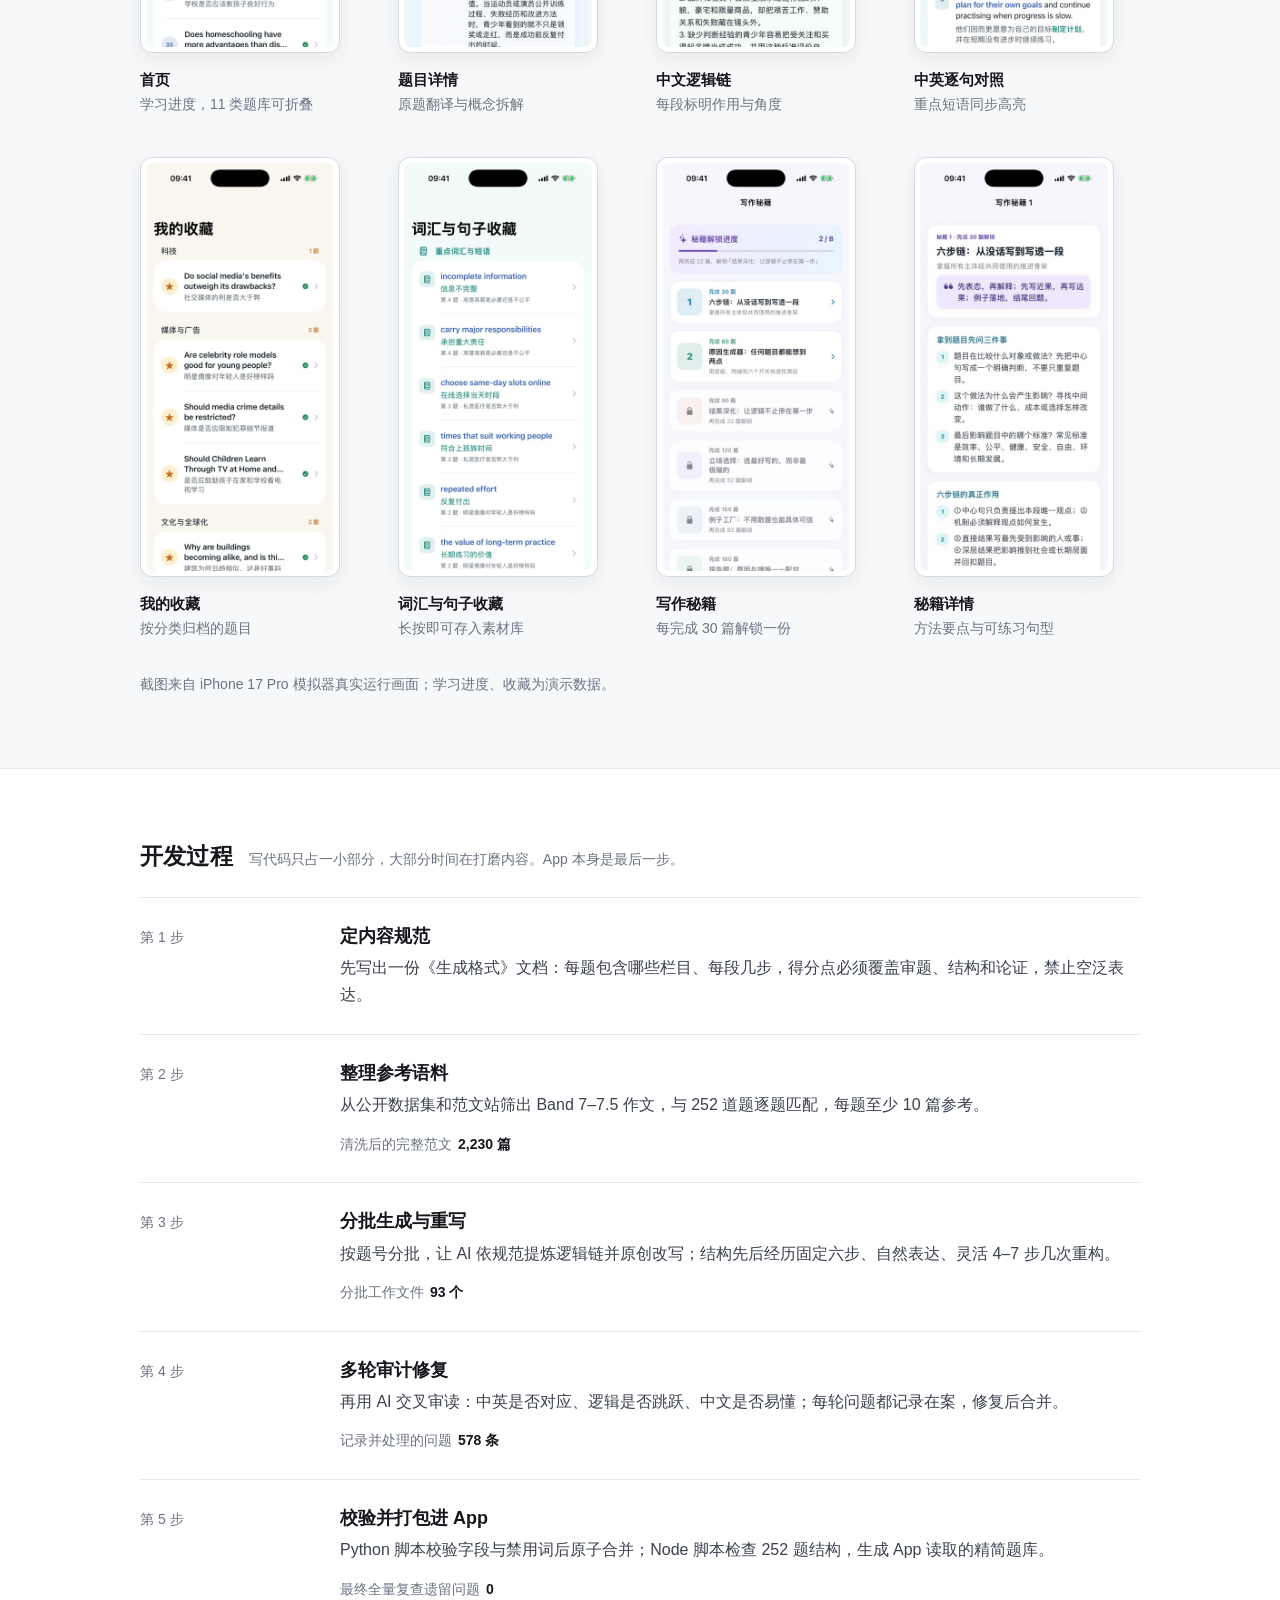
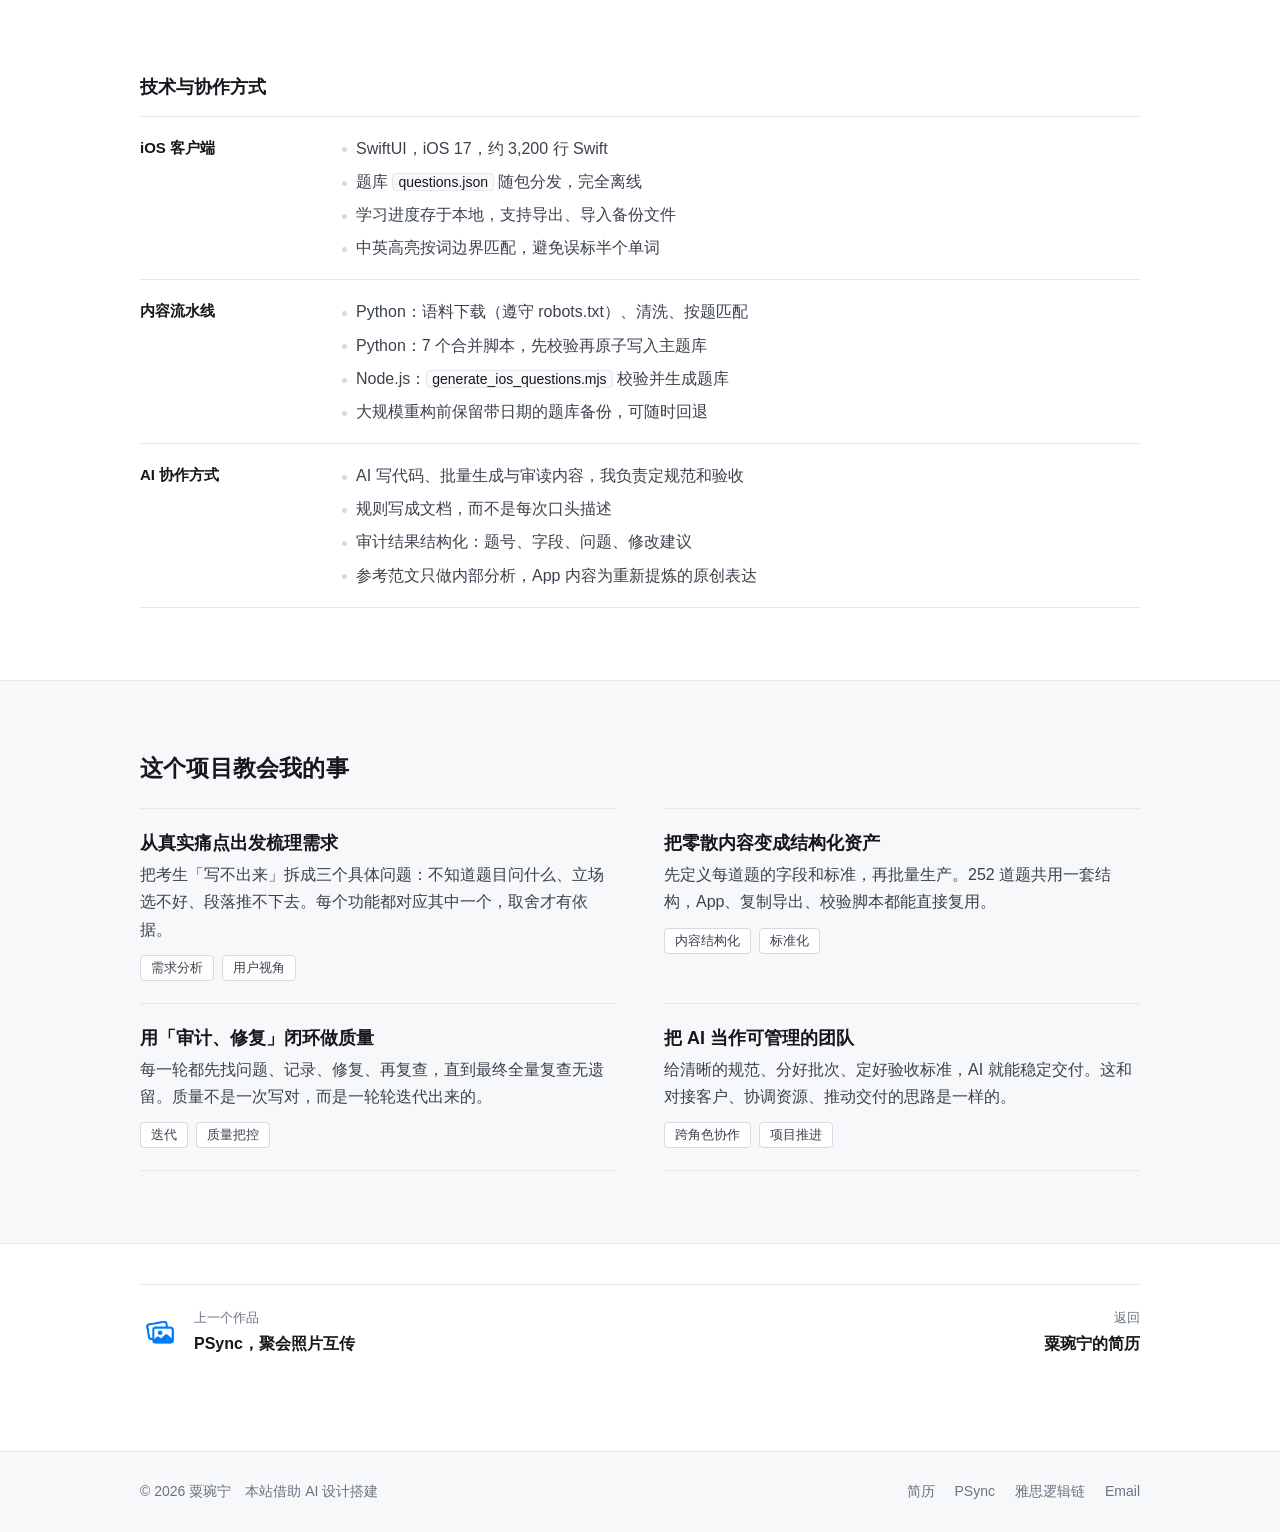
<file: ielts/index.html>
<!DOCTYPE html>
<html lang="zh-CN" class="has-sub">
<head>
<meta charset="utf-8">
<meta name="viewport" content="width=device-width, initial-scale=1, viewport-fit=cover">
<title>雅思大作文逻辑链：把思路拆成可背的步骤 | 粟琬宁作品集</title>
<meta name="description" content="雅思大作文逻辑链：252 道高频大作文题，每题含概念拆解、推荐立场、得分点和 4–7 步中英逻辑链，离线可用的 iOS App。粟琬宁借助 AI 独立开发。">
<meta name="theme-color" content="#FFFFFF">
<meta property="og:type" content="website">
<meta property="og:title" content="雅思大作文逻辑链 | IELTS Logic Chain">
<meta property="og:description" content="252 道高频题，每题一条能背下来的中英逻辑链。粟琬宁作品集中的 iOS 应用。">
<meta property="og:url" content="https://sandglass-vic.github.io/ice-cv/ielts/">
<meta property="og:image" content="https://sandglass-vic.github.io/ice-cv/ielts/assets/detail-bilingual.jpg">
<meta name="twitter:card" content="summary_large_image">
<link rel="icon" href="assets/icon.png">
<link rel="stylesheet" href="../assets/site.css">
<script>if (/[?&]static\b/.test(location.search)) document.documentElement.classList.add('static');</script>
<style>
  /* 通用变量与组件见 ../assets/site.css，这里只写本页布局 */
  ol.flow, ol.chain { list-style: none; }

  /* ---------- 头部 ---------- */
  .hero { padding: 64px 0 40px; }
  .hero-grid { display: grid; grid-template-columns: minmax(0, 1fr) auto; gap: 48px; align-items: center; }
  .app-id { display: flex; align-items: center; gap: 16px; }
  .app-id img { width: 56px; height: 56px; border-radius: 12px; border: 1px solid var(--line); flex: none; }
  .hero h1 { font-size: var(--fs-name); line-height: 1.2; letter-spacing: .5px; }
  .hero h1 .alt { display: block; font-size: 17px; font-weight: 400; color: var(--muted); letter-spacing: 0; margin-top: 2px; }
  .lead { margin-top: 20px; font-size: 17px; max-width: 520px; }
  .hero-meta { display: flex; flex-wrap: wrap; gap: 2px 18px; margin-top: 12px; color: var(--muted); font-size: var(--fs-sm); }
  .hero .btns { margin-top: 26px; }
  .hero-phones { display: flex; gap: 16px; align-items: flex-start; }
  .hero-phones .phone { width: 140px; }
  .hero .metric-row { margin-top: 48px; }

  /* ---------- 为什么做 ---------- */
  .compare { display: grid; grid-template-columns: 1fr 1fr; gap: 0 48px; }
  .compare h3 { font-size: 16px; padding-bottom: 12px; }
  .compare h3.muted { color: var(--muted); }
  .compare li { padding: 12px 0; border-top: 1px solid var(--line); }
  .compare li:last-child { border-bottom: 1px solid var(--line); }
  .compare .bad li { color: var(--muted); }
  .flow-t { margin-top: 44px; font-size: 15px; color: var(--ink); font-weight: 600; }
  .flow { display: grid; grid-template-columns: repeat(5, minmax(0, 1fr)); margin-top: 12px; border-top: 1px solid var(--line); counter-reset: f; }
  .flow li { padding: 14px 16px 4px; font-size: 15px; color: var(--ink); counter-increment: f; }
  .flow li:first-child { padding-left: 0; }
  .flow li + li { border-left: 1px solid var(--line); }
  .flow li::before { content: counter(f); display: block; color: var(--muted); font-size: var(--fs-xs); font-variant-numeric: tabular-nums; }

  /* ---------- 核心功能：编号两栏 ---------- */
  .feats { display: grid; grid-template-columns: 1fr 1fr; gap: 0 48px; counter-reset: ft; }
  .feats li { display: grid; grid-template-columns: 32px minmax(0, 1fr); padding: 20px 0; border-top: 1px solid var(--line); counter-increment: ft; }
  .feats li:nth-last-child(-n+2) { border-bottom: 1px solid var(--line); }
  .feats li::before { content: counter(ft, decimal-leading-zero); color: var(--muted); font-size: var(--fs-sm); font-variant-numeric: tabular-nums; padding-top: 1px; }
  .feats h3 { font-size: 16px; }
  .feats p { margin-top: 4px; font-size: 15px; }

  /* ---------- 逻辑链演示 ---------- */
  .demo { display: grid; grid-template-columns: minmax(0, .9fr) minmax(0, 1.1fr); gap: 56px; align-items: start; }
  .q { position: sticky; top: calc(var(--top-h) + 24px); }
  .q .tags { margin-bottom: 14px; }
  .q h3 { font-size: 17px; line-height: 1.6; }
  .q .zh { color: var(--muted); font-size: var(--fs-sm); margin-top: 8px; }
  .qblock { margin-top: 20px; padding-top: 16px; border-top: 1px solid var(--line); font-size: 15px; }
  .qblock h4 { font-size: var(--fs-sm); color: var(--ink); margin-bottom: 8px; }
  .qblock p + p, .qblock .tags + p { margin-top: 10px; }
  .qblock ol { padding-left: 20px; }
  .qblock ol li { margin-top: 4px; }

  .ctrl { display: flex; flex-wrap: wrap; justify-content: space-between; gap: 12px; }
  .seg { display: inline-flex; border: 1px solid var(--line-strong); border-radius: var(--r); overflow: hidden; background: var(--bg); }
  .seg button { height: 34px; padding: 0 14px; font-size: var(--fs-sm); color: var(--text); transition: color .2s, background-color .2s; }
  .seg button + button { border-left: 1px solid var(--line-strong); }
  .seg button:hover { color: var(--ink); }
  .seg button.on { background: var(--accent-bg); color: var(--accent); font-weight: 500; }
  .para-meta { margin: 18px 0 22px; }
  .chain { border-left: 1px solid var(--line-strong); margin-left: 11px; counter-reset: s; }
  .chain li { position: relative; padding: 0 0 22px 28px; counter-increment: s; }
  .chain li:last-child { padding-bottom: 0; }
  .chain li::before {
    content: counter(s); position: absolute; left: -12px; top: 1px; width: 23px; height: 23px;
    display: flex; align-items: center; justify-content: center; border-radius: var(--r-sm);
    background: var(--bg); border: 1px solid var(--line-strong); color: var(--muted); font-size: 12px; font-variant-numeric: tabular-nums;
  }
  .chain li.last::before { border-color: var(--accent); color: var(--accent); }
  .chain .en { color: var(--ink); }
  .chain .zh { color: var(--muted); font-size: 15px; margin-top: 4px; }
  .chain .hl { color: var(--accent); font-weight: 500; }
  .chain.en-only .zh, .chain.zh-only .en { display: none; }
  .chain.zh-only .zh { margin-top: 0; color: var(--ink); font-size: var(--fs-body); }

  /* ---------- 截图 ---------- */
  .gallery { display: grid; grid-template-columns: repeat(4, minmax(0, 1fr)); gap: 40px 32px; }
  .gallery figure { min-width: 0; }
  .gallery .phone { width: 100%; max-width: 200px; }
  .gallery figcaption { margin-top: 14px; font-size: 15px; color: var(--ink); font-weight: 600; }
  .gallery figcaption span { display: block; font-weight: 400; color: var(--muted); font-size: var(--fs-sm); }
  .note { margin-top: 32px; color: var(--muted); font-size: var(--fs-sm); }

  /* ---------- 开发过程 ---------- */
  .entry p { margin-top: 6px; }
  .sub-t { margin: 48px 0 16px; font-size: var(--fs-h3); }
  .rows .bullets { margin-top: 0; }
  .rows .bullets li:first-child { margin-top: 0; }
  .fname { font-size: 14px; color: var(--ink); background: var(--bg-alt); border: 1px solid var(--line); border-radius: var(--r-sm); padding: 0 5px; }

  /* ---------- 收获 ---------- */
  .learn { display: grid; grid-template-columns: 1fr 1fr; gap: 0 48px; }
  .learn article { padding: 22px 0; border-top: 1px solid var(--line); }
  .learn article:nth-last-child(-n+2) { border-bottom: 1px solid var(--line); }
  .learn h3 { font-size: var(--fs-h3); }
  .learn p { margin-top: 6px; }
  .learn .tags { margin-top: 12px; }


  @media (max-width: 960px) {
    .hero-grid { grid-template-columns: minmax(0, 1fr); gap: 32px; }
    .demo { grid-template-columns: minmax(0, 1fr); gap: 40px; }
    .q { position: static; }
    .gallery { display: flex; overflow-x: auto; gap: 24px; margin: 0 calc(var(--gutter) * -1); padding: 4px var(--gutter) 24px; scroll-snap-type: x mandatory; scroll-padding: 0 var(--gutter); }
    .gallery figure { flex: none; width: 168px; scroll-snap-align: start; }
    .note { margin-top: 12px; }
  }
  @media (max-width: 760px) {
    .hero { padding: 36px 0 28px; }
    .app-id img { width: 48px; height: 48px; border-radius: 11px; }
    .lead { font-size: 16px; }
    .hero .btns .btn { flex: 1 1 auto; }
    .hero-phones { gap: 12px; }
    .hero-phones .phone { width: calc((100% - 24px) / 3); max-width: 140px; }
    .hero .metric-row { margin-top: 32px; }
    .compare, .feats, .learn { grid-template-columns: minmax(0, 1fr); }
    .compare .good { margin-top: 28px; }
    .feats li:nth-last-child(2) { border-bottom: 0; }
    .learn article:nth-last-child(2) { border-bottom: 0; }
    .flow { grid-template-columns: minmax(0, 1fr); border-top: 0; }
    .flow li, .flow li:first-child { display: grid; grid-template-columns: 32px minmax(0, 1fr); padding: 10px 0; border-top: 1px solid var(--line); }
    .flow li + li { border-left: 0; }
    .flow li:last-child { border-bottom: 1px solid var(--line); }
    .flow li::before { font-size: var(--fs-sm); }
    .gallery figure { width: 150px; }
    .sub-t { margin-top: 36px; }
  }
</style>
</head>
<body>

<nav class="site-nav">
  <div class="wrap nav-in">
    <a class="s-brand" href="../index.html">粟琬宁</a>
    <div class="s-tabs">
      <a href="../index.html">简历</a>
      <a href="../psync/index.html">PSync</a>
      <a class="on" href="../ielts/index.html">雅思逻辑链</a>
    </div>
  </div>
</nav>
<div class="s-subnav">
  <div class="wrap">
    <span class="t"><img src="assets/icon.png" alt="">雅思大作文逻辑链</span>
    <a href="#why">为什么做</a><a href="#features">核心功能</a><a href="#demo">逻辑链演示</a><a href="#gallery">界面</a><a href="#process">开发过程</a><a href="#learn">收获</a>
  </div>
</div>

<header class="hero dots" id="top">
  <div class="wrap">
    <div class="hero-grid">
      <div>
        <div class="app-id">
          <img src="assets/icon.png" alt="雅思大作文逻辑链图标" width="56" height="56">
          <h1>雅思大作文逻辑链<span class="alt">IELTS Logic Chain</span></h1>
        </div>
        <p class="lead">大作文没思路，先背顺一条逻辑链。App 把 252 道高频大作文题逐题拆开：题目在问什么，选什么立场，每段怎样一步步推出结论，并配中英逐句对照。打开就能复习，不需要联网。</p>
        <div class="hero-meta"><span>iOS 17 App</span><span>SwiftUI</span><span class="tnum">2026.09</span><span>个人项目，借助 AI 独立开发</span></div>
        <div class="btns">
          <a class="btn btn-main" href="#demo">看一道真题怎么拆</a>
          <a class="btn btn-ghost" href="../index.html">返回简历</a>
        </div>
      </div>
      <div class="hero-phones">
        <div class="phone"><img src="assets/home-expanded.jpg" alt="首页：学习进度与分类题库" width="414" height="900"></div>
        <div class="phone"><img src="assets/detail.jpg" alt="题目详情：英文原题与概念拆解" width="414" height="900"></div>
        <div class="phone"><img src="assets/detail-bilingual.jpg" alt="中英逐句对照的逻辑链" width="414" height="900"></div>
      </div>
    </div>
    <div class="metric-row">
      <div><b>252</b><span>道高频大作文题</span></div>
      <div><b>2,698</b><span>步中英逻辑链</span></div>
      <div><b>2,096</b><span>组重点短语</span></div>
      <div><b>离线</b><span>题库随 App 打包</span></div>
    </div>
  </div>
</header>

<main>
<section id="why" class="section alt">
  <div class="wrap">
    <div class="sec-title"><h2>难的不是英语，是写什么、怎么推</h2><p>看范文能看懂，自己写却卡在第二句。缺的不是单词，而是一套可以复用的思考顺序。</p></div>
    <div class="compare reveal">
      <div class="bad">
        <h3 class="muted">常见的备考方式</h3>
        <ul>
          <li>整篇背范文，换一道题就用不上</li>
          <li>观点只有一句话，写两句就没东西可说</li>
          <li>中文想得到，翻不成自然的英文</li>
          <li>模板句堆得多，段落之间缺少因果推进</li>
        </ul>
      </div>
      <div class="good">
        <h3>用逻辑链复习</h3>
        <ul>
          <li>先拆概念、定立场，知道哪里最容易跑题</li>
          <li>每段 4–7 步，从观点、机制、结果、例子推到回扣</li>
          <li>每一步都有中英对照，关键短语高亮、可收藏</li>
          <li>得分点逐条可检查，写完能自己判断有没有答偏</li>
        </ul>
      </div>
    </div>
    <p class="flow-t">每道题的拆解顺序</p>
    <ol class="flow reveal">
      <li>题目真正问什么</li>
      <li>概念拆成哪几块</li>
      <li>推荐立场与理由</li>
      <li>得分点</li>
      <li>两段逻辑链</li>
    </ol>
  </div>
</section>

<section id="features" class="section">
  <div class="wrap">
    <div class="sec-title"><h2>核心功能</h2><p>App 只做一件事：让「有思路」这件事可以被练出来。</p></div>
    <ul class="feats reveal">
      <li><div><h3>概念拆解与推荐立场</h3><p>说清题目真正问什么，把核心词拆成 2–4 个维度，并给出一个两段都好展开的立场和段落安排。</p></div></li>
      <li><div><h3>4–7 步中英逻辑链</h3><p>每个主体段只论证一个中心，按观点自然展开，不强行凑步数；中文链与英文主体段一一对应。</p></div></li>
      <li><div><h3>中英逐句对照</h3><p>一键切换到逐句对照模式，英文和中文里的重点短语同步高亮，方便边看边学表达。</p></div></li>
      <li><div><h3>收藏题目与词句</h3><p>题目可收藏并按分类归档；长按句子或短语，即可把中英双语素材存进自己的语言库。</p></div></li>
      <li><div><h3>进度追踪与写作秘籍</h3><p>每题可标记为学习中或已掌握；每完成 30 篇解锁 1 份写作秘籍，共 8 份，从「六步链」到「例子工厂」。</p></div></li>
      <li><div><h3>一键复制，离线可用，可备份</h3><p>整题内容一键复制去做笔记；题库随 App 打包，无需联网；学习记录可导出备份，重装后导入。</p></div></li>
    </ul>
  </div>
</section>

<section id="demo" class="section">
  <div class="wrap">
    <div class="sec-title"><h2>拆一道真题给你看</h2><p>以下内容直接取自 App 内置题库第 2 题，没有改动。</p></div>
    <div class="demo">
      <div class="q reveal">
        <div class="tags"><span class="tag">第 2 题</span><span class="tag">媒体与广告</span></div>
        <h3>Nowadays, young people admire sports and media stars. Some people think they do not set good examples. Do you think this is a positive or negative development?</h3>
        <p class="zh">如今，年轻人崇拜体育明星和媒体明星。一些人认为他们没有树立良好的榜样。你认为这是积极还是消极的发展？</p>
        <div class="qblock">
          <h4>概念拆解</h4>
          <div class="tags"><span class="tag">努力与自律</span><span class="tag">消费与自我评价</span><span class="tag">比较标准</span></div>
          <p>比较影响覆盖多少人、持续多久、能否控制或修复，而不是只各列一个好处和坏处。</p>
        </div>
        <div class="qblock">
          <h4>推荐立场</h4>
          <p>年轻人崇拜明星有时能获得努力的动力，但媒体更常放大消费和外貌标准，所以这一趋势<b>总体偏负面</b>。</p>
        </div>
        <div class="qblock">
          <h4>得分点（节选）</h4>
          <ol>
            <li>必须明确判断总体积极还是消极，不能只并列好处和坏处。</li>
            <li>第一段只承担「让步」任务，不能加入第二个无关中心。</li>
            <li>每段写清条件怎样改变人的选择，例子只能证明这条机制。</li>
          </ol>
        </div>
      </div>
      <div class="reveal">
        <div class="ctrl">
          <div class="seg" id="paraSeg" role="group" aria-label="选择主体段"><button type="button" class="on" data-p="0">主体段 1</button><button type="button" data-p="1">主体段 2</button></div>
          <div class="seg" id="langSeg" role="group" aria-label="选择语言"><button type="button" class="on" data-l="both">中英</button><button type="button" data-l="en">English</button><button type="button" data-l="zh">中文</button></div>
        </div>
        <div class="facts para-meta" id="paraMeta"></div>
        <ol class="chain" id="chain"></ol>
      </div>
    </div>
  </div>
</section>

<section id="gallery" class="section alt">
  <div class="wrap">
    <div class="sec-title"><h2>真实界面</h2><p>iOS 17 原生 SwiftUI 界面，浅青色主调，长时间阅读不累眼。</p></div>
    <div class="gallery">
      <figure class="reveal"><div class="phone"><img src="assets/home-expanded.jpg" alt="首页" width="414" height="900" loading="lazy"></div><figcaption>首页<span>学习进度，11 类题库可折叠</span></figcaption></figure>
      <figure class="reveal"><div class="phone"><img src="assets/detail.jpg" alt="题目详情" width="414" height="900" loading="lazy"></div><figcaption>题目详情<span>原题翻译与概念拆解</span></figcaption></figure>
      <figure class="reveal"><div class="phone"><img src="assets/detail-chain.jpg" alt="中文逻辑链" width="414" height="900" loading="lazy"></div><figcaption>中文逻辑链<span>每段标明作用与角度</span></figcaption></figure>
      <figure class="reveal"><div class="phone"><img src="assets/detail-bilingual.jpg" alt="中英逐句对照" width="414" height="900" loading="lazy"></div><figcaption>中英逐句对照<span>重点短语同步高亮</span></figcaption></figure>
      <figure class="reveal"><div class="phone"><img src="assets/favorites.jpg" alt="我的收藏" width="414" height="900" loading="lazy"></div><figcaption>我的收藏<span>按分类归档的题目</span></figcaption></figure>
      <figure class="reveal"><div class="phone"><img src="assets/saved.jpg" alt="词汇与句子收藏" width="414" height="900" loading="lazy"></div><figcaption>词汇与句子收藏<span>长按即可存入素材库</span></figcaption></figure>
      <figure class="reveal"><div class="phone"><img src="assets/secrets.jpg" alt="写作秘籍" width="414" height="900" loading="lazy"></div><figcaption>写作秘籍<span>每完成 30 篇解锁一份</span></figcaption></figure>
      <figure class="reveal"><div class="phone"><img src="assets/secret1.jpg" alt="秘籍详情" width="414" height="900" loading="lazy"></div><figcaption>秘籍详情<span>方法要点与可练习句型</span></figcaption></figure>
    </div>
    <p class="note">截图来自 iPhone 17 Pro 模拟器真实运行画面；学习进度、收藏为演示数据。</p>
  </div>
</section>

<section id="process" class="section">
  <div class="wrap">
    <div class="sec-title"><h2>开发过程</h2><p>写代码只占一小部分，大部分时间在打磨内容。App 本身是最后一步。</p></div>
    <article class="entry reveal">
      <div class="entry-date">第 1 步</div>
      <div><h3>定内容规范</h3><p>先写出一份《生成格式》文档：每题包含哪些栏目、每段几步，得分点必须覆盖审题、结构和论证，禁止空泛表达。</p></div>
    </article>
    <article class="entry reveal">
      <div class="entry-date">第 2 步</div>
      <div><h3>整理参考语料</h3><p>从公开数据集和范文站筛出 Band 7–7.5 作文，与 252 道题逐题匹配，每题至少 10 篇参考。</p>
        <div class="facts"><span>清洗后的完整范文<b>2,230 篇</b></span></div></div>
    </article>
    <article class="entry reveal">
      <div class="entry-date">第 3 步</div>
      <div><h3>分批生成与重写</h3><p>按题号分批，让 AI 依规范提炼逻辑链并原创改写；结构先后经历固定六步、自然表达、灵活 4–7 步几次重构。</p>
        <div class="facts"><span>分批工作文件<b>93 个</b></span></div></div>
    </article>
    <article class="entry reveal">
      <div class="entry-date">第 4 步</div>
      <div><h3>多轮审计修复</h3><p>再用 AI 交叉审读：中英是否对应、逻辑是否跳跃、中文是否易懂；每轮问题都记录在案，修复后合并。</p>
        <div class="facts"><span>记录并处理的问题<b>578 条</b></span></div></div>
    </article>
    <article class="entry reveal">
      <div class="entry-date">第 5 步</div>
      <div><h3>校验并打包进 App</h3><p>Python 脚本校验字段与禁用词后原子合并；Node 脚本检查 252 题结构，生成 App 读取的精简题库。</p>
        <div class="facts"><span>最终全量复查遗留问题<b>0</b></span></div></div>
    </article>

    <h3 class="sub-t">技术与协作方式</h3>
    <div class="rows reveal">
      <div class="row">
        <div class="row-k">iOS 客户端</div>
        <div class="row-v"><ul class="bullets">
          <li>SwiftUI，iOS 17，约 3,200 行 Swift</li>
          <li>题库 <span class="fname">questions.json</span> 随包分发，完全离线</li>
          <li>学习进度存于本地，支持导出、导入备份文件</li>
          <li>中英高亮按词边界匹配，避免误标半个单词</li>
        </ul></div>
      </div>
      <div class="row">
        <div class="row-k">内容流水线</div>
        <div class="row-v"><ul class="bullets">
          <li>Python：语料下载（遵守 robots.txt）、清洗、按题匹配</li>
          <li>Python：7 个合并脚本，先校验再原子写入主题库</li>
          <li>Node.js：<span class="fname">generate_ios_questions.mjs</span> 校验并生成题库</li>
          <li>大规模重构前保留带日期的题库备份，可随时回退</li>
        </ul></div>
      </div>
      <div class="row">
        <div class="row-k">AI 协作方式</div>
        <div class="row-v"><ul class="bullets">
          <li>AI 写代码、批量生成与审读内容，我负责定规范和验收</li>
          <li>规则写成文档，而不是每次口头描述</li>
          <li>审计结果结构化：题号、字段、问题、修改建议</li>
          <li>参考范文只做内部分析，App 内容为重新提炼的原创表达</li>
        </ul></div>
      </div>
    </div>
  </div>
</section>

<section id="learn" class="section alt">
  <div class="wrap">
    <div class="sec-title"><h2>这个项目教会我的事</h2></div>
    <div class="learn">
      <article class="reveal"><h3>从真实痛点出发梳理需求</h3><p>把考生「写不出来」拆成三个具体问题：不知道题目问什么、立场选不好、段落推不下去。每个功能都对应其中一个，取舍才有依据。</p><div class="tags"><span class="tag">需求分析</span><span class="tag">用户视角</span></div></article>
      <article class="reveal"><h3>把零散内容变成结构化资产</h3><p>先定义每道题的字段和标准，再批量生产。252 道题共用一套结构，App、复制导出、校验脚本都能直接复用。</p><div class="tags"><span class="tag">内容结构化</span><span class="tag">标准化</span></div></article>
      <article class="reveal"><h3>用「审计、修复」闭环做质量</h3><p>每一轮都先找问题、记录、修复、再复查，直到最终全量复查无遗留。质量不是一次写对，而是一轮轮迭代出来的。</p><div class="tags"><span class="tag">迭代</span><span class="tag">质量把控</span></div></article>
      <article class="reveal"><h3>把 AI 当作可管理的团队</h3><p>给清晰的规范、分好批次、定好验收标准，AI 就能稳定交付。这和对接客户、协调资源、推动交付的思路是一样的。</p><div class="tags"><span class="tag">跨角色协作</span><span class="tag">项目推进</span></div></article>
    </div>
  </div>
</section>
</main>

<div class="s-pager">
  <div class="wrap">
    <a href="../psync/index.html"><img src="../psync/assets/icon.png" alt=""><span><small>上一个作品</small><b>PSync，聚会照片互传</b></span></a>
    <a class="next" href="../index.html"><span><small>返回</small><b>粟琬宁的简历</b></span></a>
  </div>
</div>

<footer class="site-foot">
  <div class="wrap">
    <span>© 2026 粟琬宁　本站借助 AI 设计搭建</span>
    <nav><a href="../index.html">简历</a><a href="../psync/index.html">PSync</a><a href="../ielts/index.html">雅思逻辑链</a><a href="mailto:3173524356@qq.com">Email</a></nav>
  </div>
</footer>

<script src="../assets/site.js"></script>
<script>
/* 第 2 题真实数据（取自 questions.json）：[英文, 中文, 英文高亮, 中文高亮] */
const PARAS = [
  { role: '让步', angle: '努力与自律', steps: [
    ['Following celebrities with genuine achievements can show young people the value of long-term practice.', '关注真正有成就的明星，可以让年轻人看到长期练习的价值。', ['the value of long-term practice'], ['长期练习的价值']],
    ['When athletes or performers share their training, failures and methods of improvement, teenagers see not only awards or fame but also the repeated effort that came first.', '当运动员或演员公开训练过程、失败经历和改进方法时，青少年看到的就不只是领奖或走红，而是成功前反复付出的时间。', ['repeated effort'], ['反复付出']],
    ['They then become more willing to plan for their own goals and continue practising when progress is slow.', '他们因而更愿意为自己的目标制定计划，并在短期没有进步时继续练习。', ['plan for their own goals'], ['制定计划']],
    ['As persistence becomes a habit, admiration can support learning and health instead of remaining an empty dream about fame.', '坚持逐渐变成习惯后，追星可以促进学习和健康，而不只是对名气的空想。', [], []],
    ['Therefore, stars known for skill and self-discipline can have a limited but genuine positive influence on young people.', '因此，以能力和自律闻名的明星能够给年轻人带来有限但真实的积极影响。', ['skill and self-discipline'], ['能力和自律']],
  ]},
  { role: '支持总判', angle: '消费与自我评价', steps: [
    ['A more common problem is that the commercial image of celebrities distorts how young people judge success and self-worth.', '更常见的问题是，明星商业形象会扭曲年轻人对成功和自我价值的判断。', ['distorts how young people judge success and self-worth'], ['扭曲年轻人对成功和自我价值的判断']],
    ['Brands and social platforms repeatedly display edited bodies, luxury homes and limited products while keeping hard work, sponsorship deals and failure outside the frame.', '品牌和社交平台反复展示经过修图的外貌、豪宅和限量商品，却把艰苦工作、赞助关系和失败藏在镜头外。', [], []],
    ['Teenagers with little experience of judging such content may treat attention and branded possessions as proof of success and measure themselves by the same standard.', '缺少判断经验的青少年容易把受关注和买得起名牌当成成功，并用这种标准评价自己。', ['measure themselves by the same standard'], ['用这种标准评价自己']],
    ['They may then overspend, follow extreme diets or abandon slow academic progress, damaging their finances, health and skills over time.', '他们随后可能过度消费、节食或放弃进展缓慢的学习，长期损害财务、健康和能力发展。', ['finances, health and skills'], ['财务、健康和能力']],
    ['For example, a student may borrow money for a new phone promoted by an influencer and then lose study time while working to repay it.', '例如，学生为了购买网红代言的新手机分期借款，却因兼职还款而减少复习时间。', [], []],
    ['Therefore, the widespread harm of commercial celebrity worship usually outweighs the motivation provided by a few good role models.', '因此，商业化的明星崇拜造成的广泛伤害通常超过少数好榜样带来的激励。', [], []],
  ]},
];

const esc = s => s.replace(/[&<>]/g, c => ({ '&': '&amp;', '<': '&lt;', '>': '&gt;' }[c]));
const mark = (text, terms) => terms.reduce((out, t) => out.replace(esc(t), '<span class="hl">' + esc(t) + '</span>'), esc(text));

const chain = document.getElementById('chain');
const meta = document.getElementById('paraMeta');

function render(i) {
  const p = PARAS[i];
  meta.innerHTML = `<span>作用<b>${p.role}</b></span><span>角度<b>${p.angle}</b></span><span>步数<b>${p.steps.length}</b></span>`;
  chain.innerHTML = p.steps.map((s, k) => `<li${k === p.steps.length - 1 ? ' class="last"' : ''}>
    <div class="en">${mark(s[0], s[2])}</div><div class="zh">${mark(s[1], s[3])}</div></li>`).join('');
}

function bindSeg(id, fn) {
  const seg = document.getElementById(id);
  seg.addEventListener('click', e => {
    const b = e.target.closest('button'); if (!b) return;
    seg.querySelectorAll('button').forEach(x => x.classList.toggle('on', x === b));
    fn(b);
  });
}
bindSeg('paraSeg', b => render(+b.dataset.p));
bindSeg('langSeg', b => { chain.className = 'chain' + (b.dataset.l === 'en' ? ' en-only' : b.dataset.l === 'zh' ? ' zh-only' : ''); });
render(0);
</script>
</body>
</html>
</file>
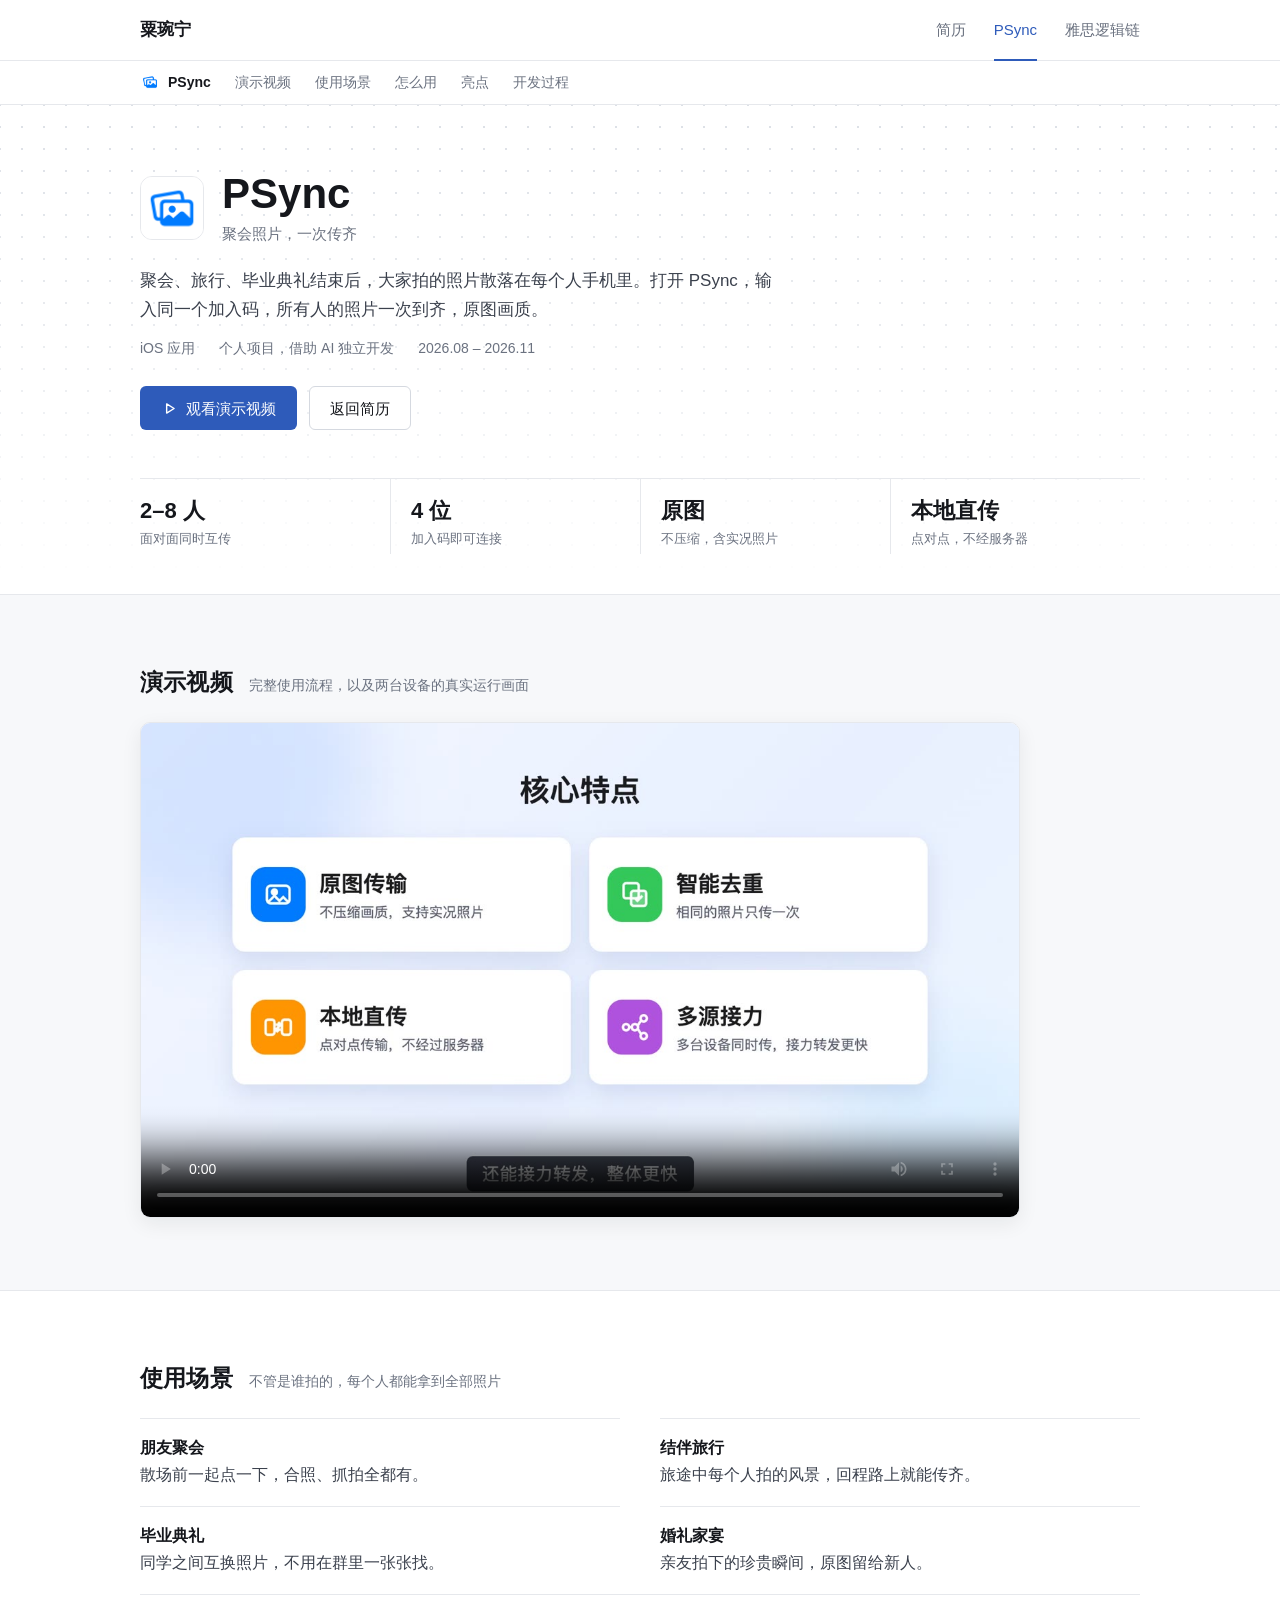
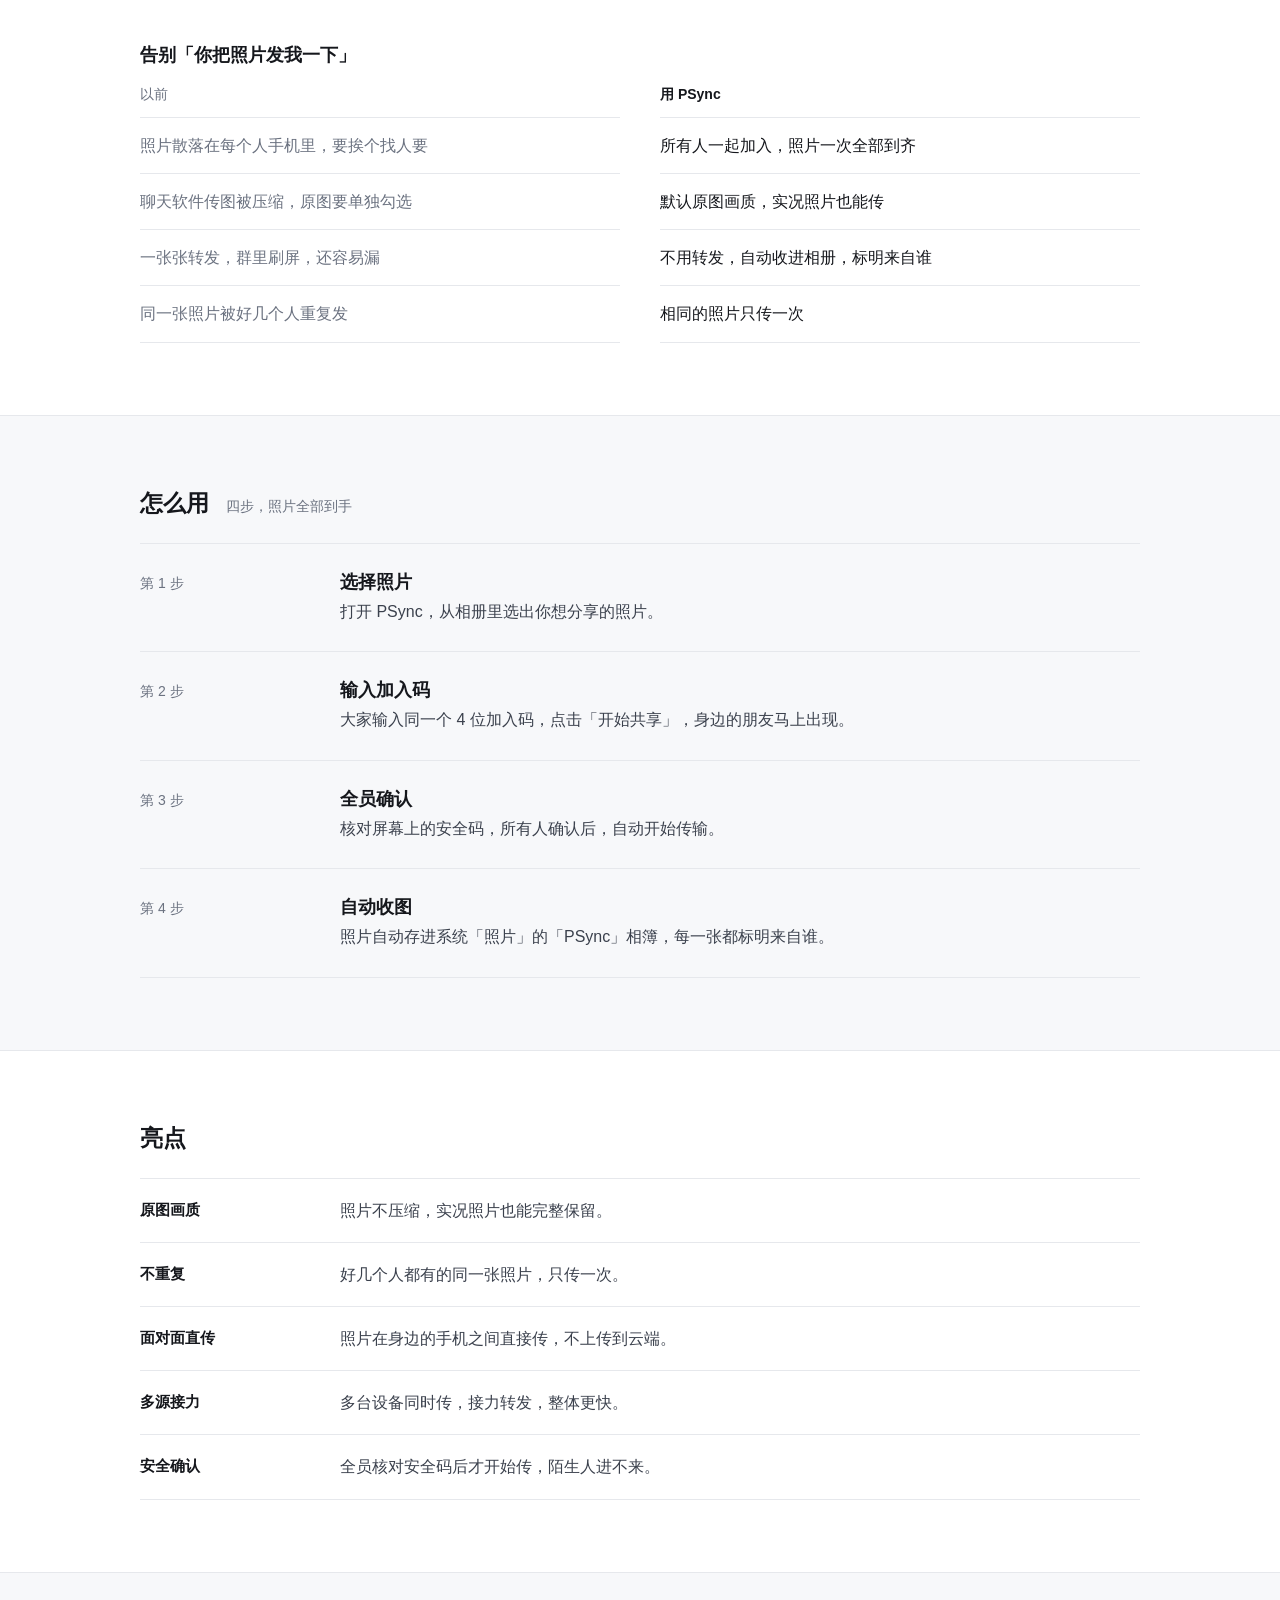
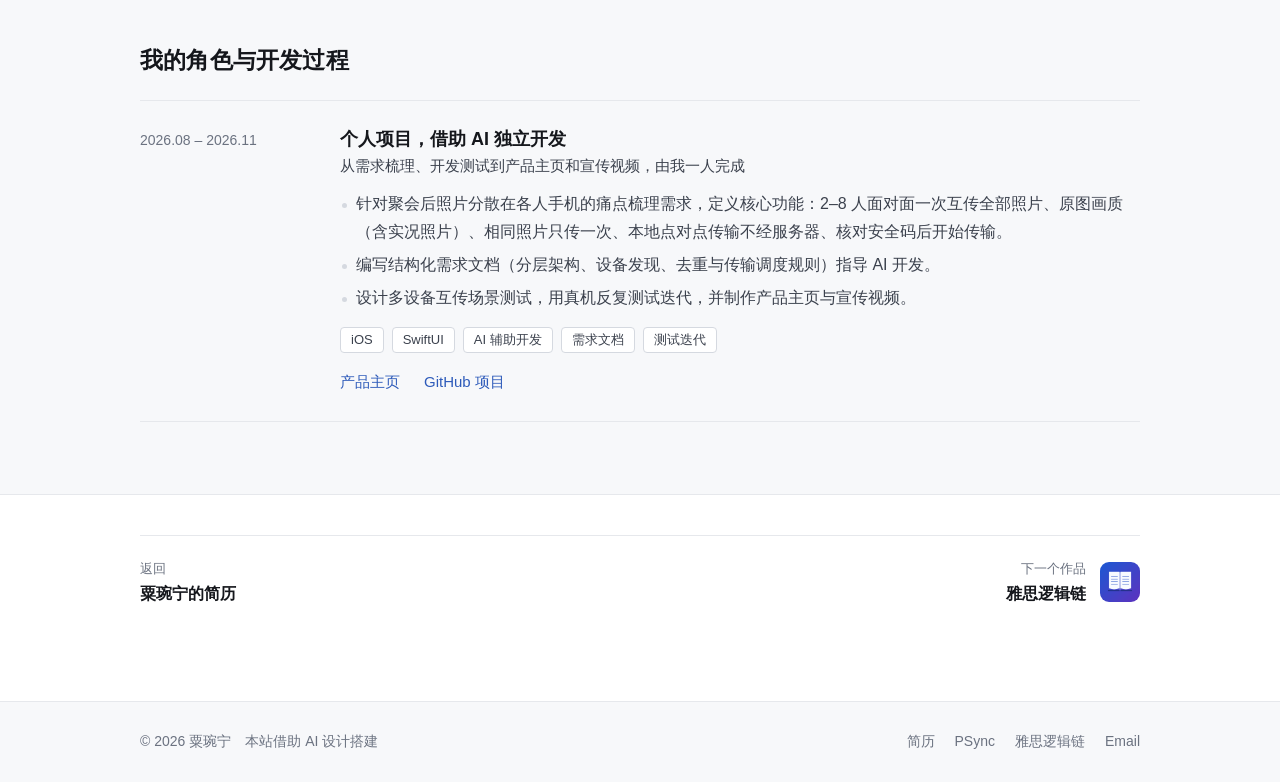
<file: psync/index.html>
<!DOCTYPE html>
<html lang="zh-CN" class="has-sub">
<head>
<meta charset="utf-8">
<meta name="viewport" content="width=device-width, initial-scale=1, viewport-fit=cover">
<title>PSync：聚会照片，一次传齐｜粟琬宁作品集</title>
<meta name="description" content="PSync：2–8 人面对面，一次互传所有照片。原图画质，相同照片不重复。粟琬宁借助 AI 独立开发的 iOS 应用。">
<meta name="theme-color" content="#FFFFFF">
<meta property="og:type" content="website">
<meta property="og:title" content="PSync：聚会照片，一次传齐">
<meta property="og:description" content="2–8 人面对面，一次互传所有照片。粟琬宁借助 AI 独立开发的 iOS 应用。">
<meta property="og:url" content="https://sandglass-vic.github.io/ice-cv/psync/">
<meta property="og:image" content="https://sandglass-vic.github.io/ice-cv/psync/promo/poster.jpg">
<meta name="twitter:card" content="summary_large_image">
<link rel="icon" href="assets/icon.png">
<link rel="stylesheet" href="../assets/site.css">
<script>if (/[?&]static\b/.test(location.search)) document.documentElement.classList.add('static');</script>
<style>
  /* 通用组件见 ../assets/site.css，这里只写本页布局 */

  /* ---------- 头部 ---------- */
  .hero { padding: 64px 0 40px; }
  .app-head { display: flex; align-items: center; gap: 18px; }
  .app-head img { width: 64px; height: 64px; border-radius: 12px; border: 1px solid var(--line); flex: none; }
  .hero h1 { font-size: var(--fs-name); line-height: 1.2; }
  .app-sub { color: var(--muted); font-size: 15px; margin-top: 2px; }
  .lead { margin-top: 20px; font-size: 17px; max-width: 640px; }
  .hero-meta { display: flex; flex-wrap: wrap; gap: 4px 24px; margin-top: 12px; color: var(--muted); font-size: var(--fs-sm); }
  .hero .btns { margin-top: 26px; }
  .hero .metric-row { margin-top: 48px; }

  /* ---------- 视频 ---------- */
  .video { max-width: 880px; }
  .video video { display: block; width: 100%; height: auto; aspect-ratio: 16 / 9; background: var(--bg-alt); }

  /* ---------- 使用场景：两栏细线网格 ---------- */
  .scenes { display: grid; grid-template-columns: 1fr 1fr; column-gap: 40px; border-bottom: 1px solid var(--line); }
  .scenes > div { padding: 18px 0; border-top: 1px solid var(--line); }
  .scenes h3 { font-size: 16px; }
  .scenes p { color: var(--text); margin-top: 2px; }
  .sub-h { font-size: var(--fs-h3); margin: 48px 0 16px; }

  /* 以前 / 用 PSync 对照表 */
  .cmp { display: grid; grid-template-columns: 1fr 1fr; column-gap: 40px; }
  .cmp > div { padding: 14px 0; border-top: 1px solid var(--line); }
  .cmp > .h { padding: 0 0 10px; border-top: 0; color: var(--muted); font-size: var(--fs-sm); }
  .cmp > .h.b { color: var(--ink); font-weight: 600; }
  .cmp > div:nth-last-child(-n+2) { border-bottom: 1px solid var(--line); }
  .cmp .old { color: var(--muted); }
  .cmp .new { color: var(--ink); }

  /* ---------- 怎么用 ---------- */
  .step-no { color: var(--muted); font-size: var(--fs-sm); padding-top: 2px; }
  .steps .entry p { margin-top: 4px; }

  /* ---------- 开发过程 ---------- */
  .proc .tags { margin-top: 16px; }
  .proc-links { display: flex; flex-wrap: wrap; gap: 6px 24px; margin-top: 16px; font-size: 15px; }

  @media (max-width: 760px) {
    .hero { padding: 36px 0 28px; }
    .app-head img { width: 52px; height: 52px; border-radius: 10px; }
    .lead { font-size: 16px; }
    .hero .btns .btn { flex: 1 1 auto; }
    .hero .metric-row { margin-top: 32px; }
    .scenes { grid-template-columns: minmax(0, 1fr); }
    .sub-h { margin-top: 40px; }
    .cmp { column-gap: 20px; font-size: 15px; }
    .s-pager a.next img { order: -1; }
  }
</style>
</head>
<body>

<nav class="site-nav">
  <div class="wrap nav-in">
    <a class="s-brand" href="../index.html">粟琬宁</a>
    <div class="s-tabs">
      <a href="../index.html">简历</a>
      <a class="on" href="../psync/index.html">PSync</a>
      <a href="../ielts/index.html">雅思逻辑链</a>
    </div>
  </div>
</nav>
<div class="s-subnav">
  <div class="wrap">
    <span class="t"><img src="assets/icon.png" alt="">PSync</span>
    <a href="#video">演示视频</a><a href="#scenes">使用场景</a><a href="#how">怎么用</a><a href="#features">亮点</a><a href="#process">开发过程</a>
  </div>
</div>

<header class="hero dots" id="top">
  <div class="wrap">
    <div class="app-head">
      <img src="assets/icon.png" alt="PSync 图标" width="64" height="64">
      <div>
        <h1>PSync</h1>
        <div class="app-sub">聚会照片，一次传齐</div>
      </div>
    </div>
    <p class="lead">聚会、旅行、毕业典礼结束后，大家拍的照片散落在每个人手机里。打开 PSync，输入同一个加入码，所有人的照片一次到齐，原图画质。</p>
    <div class="hero-meta"><span>iOS 应用</span><span>个人项目，借助 AI 独立开发</span><span class="tnum">2026.08 – 2026.11</span></div>
    <div class="btns">
      <a class="btn btn-main" href="#video"><svg viewBox="0 0 24 24" fill="none" stroke="currentColor" stroke-width="2" stroke-linecap="round" stroke-linejoin="round"><path d="M8 5.5v13l10.5-6.5z"/></svg><span>观看演示视频</span></a>
      <a class="btn btn-ghost" href="../index.html">返回简历</a>
    </div>
    <div class="metric-row">
      <div><b>2–8 人</b><span>面对面同时互传</span></div>
      <div><b>4 位</b><span>加入码即可连接</span></div>
      <div><b>原图</b><span>不压缩，含实况照片</span></div>
      <div><b>本地直传</b><span>点对点，不经服务器</span></div>
    </div>
  </div>
</header>

<main>
  <section id="video" class="section alt">
    <div class="wrap">
      <div class="sec-title"><h2>演示视频</h2><p>完整使用流程，以及两台设备的真实运行画面</p></div>
      <div class="shot video reveal">
        <video controls playsinline preload="metadata" poster="promo/poster.jpg" width="1280" height="720">
          <source src="promo/PSync-promo.mp4" type="video/mp4">
        </video>
      </div>
    </div>
  </section>

  <section id="scenes" class="section">
    <div class="wrap">
      <div class="sec-title"><h2>使用场景</h2><p>不管是谁拍的，每个人都能拿到全部照片</p></div>
      <div class="scenes reveal">
        <div><h3>朋友聚会</h3><p>散场前一起点一下，合照、抓拍全都有。</p></div>
        <div><h3>结伴旅行</h3><p>旅途中每个人拍的风景，回程路上就能传齐。</p></div>
        <div><h3>毕业典礼</h3><p>同学之间互换照片，不用在群里一张张找。</p></div>
        <div><h3>婚礼家宴</h3><p>亲友拍下的珍贵瞬间，原图留给新人。</p></div>
      </div>

      <h3 class="sub-h">告别「你把照片发我一下」</h3>
      <div class="cmp reveal">
        <div class="h">以前</div><div class="h b">用 PSync</div>
        <div class="old">照片散落在每个人手机里，要挨个找人要</div><div class="new">所有人一起加入，照片一次全部到齐</div>
        <div class="old">聊天软件传图被压缩，原图要单独勾选</div><div class="new">默认原图画质，实况照片也能传</div>
        <div class="old">一张张转发，群里刷屏，还容易漏</div><div class="new">不用转发，自动收进相册，标明来自谁</div>
        <div class="old">同一张照片被好几个人重复发</div><div class="new">相同的照片只传一次</div>
      </div>
    </div>
  </section>

  <section id="how" class="section alt">
    <div class="wrap">
      <div class="sec-title"><h2>怎么用</h2><p>四步，照片全部到手</p></div>
      <div class="steps">
        <div class="entry reveal">
          <div class="step-no">第 <span class="tnum">1</span> 步</div>
          <div><h3>选择照片</h3><p>打开 PSync，从相册里选出你想分享的照片。</p></div>
        </div>
        <div class="entry reveal">
          <div class="step-no">第 <span class="tnum">2</span> 步</div>
          <div><h3>输入加入码</h3><p>大家输入同一个 4 位加入码，点击「开始共享」，身边的朋友马上出现。</p></div>
        </div>
        <div class="entry reveal">
          <div class="step-no">第 <span class="tnum">3</span> 步</div>
          <div><h3>全员确认</h3><p>核对屏幕上的安全码，所有人确认后，自动开始传输。</p></div>
        </div>
        <div class="entry reveal">
          <div class="step-no">第 <span class="tnum">4</span> 步</div>
          <div><h3>自动收图</h3><p>照片自动存进系统「照片」的「PSync」相簿，每一张都标明来自谁。</p></div>
        </div>
      </div>
    </div>
  </section>

  <section id="features" class="section">
    <div class="wrap">
      <div class="sec-title"><h2>亮点</h2></div>
      <div class="rows reveal">
        <div class="row"><div class="row-k">原图画质</div><div class="row-v"><p>照片不压缩，实况照片也能完整保留。</p></div></div>
        <div class="row"><div class="row-k">不重复</div><div class="row-v"><p>好几个人都有的同一张照片，只传一次。</p></div></div>
        <div class="row"><div class="row-k">面对面直传</div><div class="row-v"><p>照片在身边的手机之间直接传，不上传到云端。</p></div></div>
        <div class="row"><div class="row-k">多源接力</div><div class="row-v"><p>多台设备同时传，接力转发，整体更快。</p></div></div>
        <div class="row"><div class="row-k">安全确认</div><div class="row-v"><p>全员核对安全码后才开始传，陌生人进不来。</p></div></div>
      </div>
    </div>
  </section>

  <section id="process" class="section alt proc">
    <div class="wrap">
      <div class="sec-title"><h2>我的角色与开发过程</h2></div>
      <article class="entry reveal">
        <div class="entry-date">2026.08 – 2026.11</div>
        <div>
          <h3>个人项目，借助 AI 独立开发</h3>
          <div class="entry-sub">从需求梳理、开发测试到产品主页和宣传视频，由我一人完成</div>
          <ul class="bullets">
            <li>针对聚会后照片分散在各人手机的痛点梳理需求，定义核心功能：2–8 人面对面一次互传全部照片、原图画质（含实况照片）、相同照片只传一次、本地点对点传输不经服务器、核对安全码后开始传输。</li>
            <li>编写结构化需求文档（分层架构、设备发现、去重与传输调度规则）指导 AI 开发。</li>
            <li>设计多设备互传场景测试，用真机反复测试迭代，并制作产品主页与宣传视频。</li>
          </ul>
          <div class="tags"><span class="tag">iOS</span><span class="tag">SwiftUI</span><span class="tag">AI 辅助开发</span><span class="tag">需求文档</span><span class="tag">测试迭代</span></div>
          <div class="proc-links">
            <a class="link" href="https://sandglass-vic.github.io/PSync/">产品主页</a>
            <a class="link" href="https://github.com/Sandglass-vic/PSync">GitHub 项目</a>
          </div>
        </div>
      </article>
    </div>
  </section>
</main>

<div class="s-pager">
  <div class="wrap">
    <a href="../index.html"><span><small>返回</small><b>粟琬宁的简历</b></span></a>
    <a class="next" href="../ielts/index.html"><span><small>下一个作品</small><b>雅思逻辑链</b></span><img src="../ielts/assets/icon.png" alt=""></a>
  </div>
</div>

<footer class="site-foot">
  <div class="wrap">
    <span>© 2026 粟琬宁　本站借助 AI 设计搭建</span>
    <nav><a href="../index.html">简历</a><a href="../psync/index.html">PSync</a><a href="../ielts/index.html">雅思逻辑链</a><a href="mailto:3173524356@qq.com">Email</a></nav>
  </div>
</footer>

<script src="../assets/site.js"></script>
</body>
</html>
</file>
<file: assets/site.css>
/* ============================================================
   粟琬宁 —— 全站共享样式（设计规范见 _work/DESIGN.md）
   三个页面共用：index.html、psync/index.html、ielts/index.html
   ============================================================ */
:root {
  --bg: #FFFFFF;
  --bg-alt: #F7F8FA;
  --ink: #15171C;
  --text: #3B414D;
  --muted: #6B7280;
  --line: #E6E8EC;
  --line-strong: #D5D9E0;
  --dot: #DCE0E6;
  --accent: #2E5BBA;
  --accent-bg: #EEF3FC;

  --font: -apple-system, BlinkMacSystemFont, "PingFang SC", "Helvetica Neue", "Microsoft YaHei", sans-serif;
  --fs-name: 42px;
  --fs-h2: 23px;
  --fs-h3: 18px;
  --fs-body: 16px;
  --fs-sm: 14px;
  --fs-xs: 13px;

  --wrap: 1000px;
  --gutter: 32px;
  --sec-pad: 72px;
  --date-col: 168px;

  --r-sm: 4px;
  --r: 6px;
  --r-lg: 8px;
  --r-img: 10px;
  --shadow-shot: 0 6px 20px rgba(21, 23, 28, .07);

  --nav-h: 60px;
  --sub-h: 0px;
  --top-h: calc(var(--nav-h) + var(--sub-h));
}
html.has-sub { --sub-h: 44px; }

* { box-sizing: border-box; margin: 0; padding: 0; }
html { scroll-behavior: smooth; scroll-padding-top: calc(var(--top-h) + 8px); }
body {
  font-family: var(--font); font-size: var(--fs-body); line-height: 1.7;
  background: var(--bg); color: var(--text);
  -webkit-font-smoothing: antialiased; overflow-x: hidden;
}
h1, h2, h3, h4 { color: var(--ink); font-weight: 600; line-height: 1.35; }
b, strong { color: var(--ink); font-weight: 600; }
a { color: inherit; text-decoration: none; }
button { font: inherit; color: inherit; background: none; border: 0; cursor: pointer; }
img { display: block; max-width: 100%; }
ul { list-style: none; }
::selection { background: var(--accent-bg); color: var(--ink); }
:focus-visible { outline: 2px solid var(--accent); outline-offset: 3px; border-radius: var(--r-sm); }
.num, .tnum { font-variant-numeric: tabular-nums; }
.muted { color: var(--muted); }

.wrap { max-width: calc(var(--wrap) + var(--gutter) * 2); margin: 0 auto; padding: 0 var(--gutter); }

/* ---------- 文字链接：下划线 hover 过渡 ---------- */
.link {
  color: var(--accent); font-weight: 500;
  text-decoration: underline 1px; text-decoration-color: transparent; text-underline-offset: 4px;
  transition: text-decoration-color .25s ease;
}
.link:hover, a:hover .link { text-decoration-color: currentColor; }

/* ---------- 顶部导航（三页通用） ---------- */
.site-nav {
  position: sticky; top: 0; z-index: 100;
  background: var(--bg); border-bottom: 1px solid var(--line);
}
.site-nav .nav-in { display: flex; align-items: center; gap: 28px; height: var(--nav-h); }
.s-brand { font-size: 17px; font-weight: 600; color: var(--ink); white-space: nowrap; flex: none; }
.s-tabs { display: flex; align-items: stretch; gap: 28px; margin-left: auto; height: 100%; }
.s-tabs a {
  position: relative; display: flex; align-items: center;
  font-size: 15px; color: var(--muted); white-space: nowrap; transition: color .2s;
}
.s-tabs a:hover { color: var(--ink); }
.s-tabs a.on { color: var(--accent); font-weight: 500; }
.s-tabs a.on::after { content: ""; position: absolute; left: 0; right: 0; bottom: -1px; height: 2px; background: var(--accent); }
.s-actions { display: flex; align-items: center; gap: 10px; flex: none; padding-left: 24px; border-left: 1px solid var(--line); height: 24px; }
.s-chip {
  display: inline-flex; align-items: center; gap: 6px; height: 32px; padding: 0 12px; border-radius: var(--r);
  font-size: var(--fs-sm); color: var(--text); border: 1px solid var(--line-strong); background: var(--bg);
  white-space: nowrap; transition: border-color .2s, color .2s;
}
.s-chip:hover { border-color: var(--accent); color: var(--accent); }
.s-chip svg { width: 15px; height: 15px; }
.s-lang { border-color: transparent; padding: 0 6px; gap: 4px; }
.s-lang:hover { border-color: transparent; }
.s-lang b { font-weight: 400; color: var(--muted); transition: color .2s; }
.s-lang b.on { color: var(--ink); font-weight: 600; }
.s-lang i { font-style: normal; color: var(--line-strong); }

/* 子页页内锚点条（桌面端） */
.s-subnav {
  position: sticky; top: var(--nav-h); z-index: 99; height: var(--sub-h);
  background: var(--bg); border-bottom: 1px solid var(--line);
}
.s-subnav .wrap { height: 100%; display: flex; align-items: center; gap: 24px; font-size: var(--fs-sm); color: var(--muted); overflow-x: auto; scrollbar-width: none; }
.s-subnav .wrap::-webkit-scrollbar { display: none; }
.s-subnav .t { display: flex; align-items: center; gap: 8px; color: var(--ink); font-weight: 600; flex: none; }
.s-subnav .t img { width: 20px; height: 20px; border-radius: 5px; }
.s-subnav a { flex: none; transition: color .2s; }
.s-subnav a:hover { color: var(--accent); }

/* ---------- 按钮 ---------- */
.btn {
  display: inline-flex; align-items: center; justify-content: center; gap: 8px; height: 44px; padding: 0 20px;
  border-radius: var(--r); border: 1px solid transparent; font-size: 15px; font-weight: 500; white-space: nowrap;
  transition: background-color .2s, border-color .2s, color .2s;
}
.btn svg { width: 17px; height: 17px; }
.btn-main { background: var(--accent); color: #fff; }
.btn-main:hover { background: #264D9F; }
.btn-ghost { background: var(--bg); color: var(--ink); border-color: var(--line-strong); }
.btn-ghost:hover { border-color: var(--ink); }
.btn-sm { height: 36px; padding: 0 14px; font-size: var(--fs-sm); }
.btns { display: flex; flex-wrap: wrap; gap: 12px; }

/* ---------- 板块 ---------- */
.section { padding: var(--sec-pad) 0; scroll-margin-top: var(--top-h); }
.section.alt { background: var(--bg-alt); border-top: 1px solid var(--line); border-bottom: 1px solid var(--line); }
.section.alt + .section { border-top: 0; }
.section:not(.alt) + .section:not(.alt) { border-top: 1px solid var(--line); }
.sec-title { display: flex; align-items: baseline; flex-wrap: wrap; gap: 4px 16px; margin-bottom: 24px; }
.sec-title h2 { font-size: var(--fs-h2); letter-spacing: .2px; }
.sec-title p { color: var(--muted); font-size: var(--fs-sm); }

/* ---------- 点阵背景（首屏 / 子页头部） ---------- */
.dots { position: relative; isolation: isolate; }
.dots::before {
  content: ""; position: absolute; inset: 0; z-index: -1; pointer-events: none;
  background-image: radial-gradient(circle, var(--dot) 1px, transparent 1.3px);
  background-size: 22px 22px; background-position: 11px 11px;
  -webkit-mask-image: linear-gradient(#000 0%, rgba(0, 0, 0, .55) 55%, transparent 100%);
  mask-image: linear-gradient(#000 0%, rgba(0, 0, 0, .55) 55%, transparent 100%);
}

/* ---------- 定义列表行（左类别 / 右内容，细线分隔） ---------- */
.rows > .row { display: grid; grid-template-columns: var(--date-col) minmax(0, 1fr); gap: 4px 32px; padding: 18px 0; border-top: 1px solid var(--line); }
.rows > .row:last-child { border-bottom: 1px solid var(--line); }
.row-k { color: var(--ink); font-weight: 600; font-size: 15px; }
.row-v > * + * { margin-top: 8px; }

/* ---------- 简历条目（左日期 / 右内容） ---------- */
.entry { display: grid; grid-template-columns: var(--date-col) minmax(0, 1fr); gap: 4px 32px; padding: 26px 0; border-top: 1px solid var(--line); }
.entry:last-child { border-bottom: 1px solid var(--line); }
.entry-date { color: var(--muted); font-size: var(--fs-sm); font-variant-numeric: tabular-nums; padding-top: 2px; white-space: nowrap; }
.entry h3 { font-size: var(--fs-h3); }
.entry-sub { color: var(--text); font-size: 15px; margin-top: 2px; }
.bullets { margin-top: 12px; }
.bullets li { position: relative; padding-left: 16px; margin-top: 6px; }
.bullets li::before { content: ""; position: absolute; left: 2px; top: .8em; width: 5px; height: 5px; border-radius: 50%; background: var(--line-strong); }
.facts { display: flex; flex-wrap: wrap; gap: 6px 24px; margin-top: 14px; font-size: var(--fs-sm); color: var(--muted); }
.facts b { margin-left: 6px; font-variant-numeric: tabular-nums; }

/* ---------- 标签 ---------- */
.tags { display: flex; flex-wrap: wrap; gap: 8px; }
.tag {
  display: inline-flex; align-items: center; height: 26px; padding: 0 10px; border-radius: var(--r-sm);
  font-size: var(--fs-xs); color: var(--text); border: 1px solid var(--line-strong); background: var(--bg); white-space: nowrap;
}
.tag.accent { color: var(--accent); background: var(--accent-bg); border-color: transparent; font-weight: 500; }

/* ---------- 指标行（小号数字 + 灰色说明，细线分隔） ---------- */
.metric-row { display: grid; grid-template-columns: repeat(auto-fit, minmax(160px, 1fr)); border-top: 1px solid var(--line); }
.metric-row > div { padding: 18px 20px 4px; }
.metric-row > div:first-child { padding-left: 0; }
.metric-row > div + div { border-left: 1px solid var(--line); }
.metric-row b { display: block; font-size: 22px; line-height: 1.3; font-variant-numeric: tabular-nums; }
.metric-row span { display: block; color: var(--muted); font-size: var(--fs-xs); margin-top: 2px; }

/* ---------- 截图框 ---------- */
.shot { border-radius: var(--r-img); border: 1px solid var(--line); overflow: hidden; background: var(--bg); box-shadow: var(--shadow-shot); }
.shot img { width: 100%; height: auto; }
.phone {
  width: 120px; padding: 5px; border-radius: 12px; flex: none;
  background: var(--bg); border: 1px solid var(--line-strong); box-shadow: var(--shadow-shot);
}
.phone img { width: 100%; height: auto; aspect-ratio: 414 / 900; object-fit: cover; object-position: top; border-radius: 8px; }

/* ---------- 作品翻页（子页底部） ---------- */
.s-pager { padding: 40px 0 72px; }
.s-pager .wrap { display: grid; grid-template-columns: 1fr 1fr; gap: 0; }
.s-pager a { display: flex; align-items: center; gap: 14px; padding: 22px 0; border-top: 1px solid var(--line); }
.s-pager a.next { justify-content: flex-end; text-align: right; }
.s-pager img { width: 40px; height: 40px; border-radius: 9px; flex: none; }
.s-pager small { display: block; color: var(--muted); font-size: var(--fs-xs); }
.s-pager b { display: block; font-size: 16px; }
.s-pager a:hover b { color: var(--accent); }

/* 过渡兼容：子页改版前仍在使用，改版后请勿再用 */
.glass { background: var(--bg); border: 1px solid var(--line); border-radius: var(--r-lg); }

/* ---------- 页脚 ---------- */
.site-foot { background: var(--bg-alt); border-top: 1px solid var(--line); padding: 28px 0; color: var(--muted); font-size: var(--fs-sm); }
.site-foot .wrap { display: flex; justify-content: space-between; align-items: center; flex-wrap: wrap; gap: 10px 24px; }
.site-foot nav { display: flex; gap: 20px; flex-wrap: wrap; }
.site-foot a { transition: color .2s; }
.site-foot a:hover { color: var(--accent); }

/* ---------- 进入视口：一次性 4px 上移淡入 ---------- */
.reveal { opacity: 0; transform: translateY(4px); transition: opacity .5s ease, transform .5s ease; }
.reveal.in { opacity: 1; transform: none; }
.static .reveal { transition: none !important; opacity: 1; transform: none; }
.static *, .static *::before, .static *::after { transition: none !important; animation: none !important; }

/* ---------- 响应式 ---------- */
@media (max-width: 960px) {
  html.has-sub { --sub-h: 0px; }
  .s-subnav { display: none; }
}
@media (max-width: 760px) {
  :root { --nav-h: 96px; --gutter: 20px; --sec-pad: 52px; --fs-name: 34px; --fs-h2: 21px; }
  .site-nav .nav-in { flex-wrap: wrap; align-content: stretch; gap: 0 16px; }
  .s-brand { height: 52px; display: flex; align-items: center; }
  .s-actions { margin-left: auto; height: 52px; padding-left: 0; border-left: 0; }
  .s-tabs { order: 3; width: 100%; height: 43px; margin-left: 0; gap: 22px; border-top: 1px solid var(--line); }
  .s-tabs a { font-size: var(--fs-sm); }
  .rows > .row, .entry { grid-template-columns: minmax(0, 1fr); }
  .entry { padding: 22px 0; }
  .metric-row { grid-template-columns: 1fr 1fr; }
  .metric-row > div { padding: 14px 12px 12px 16px; border-left: 1px solid var(--line); }
  .metric-row > div:nth-child(odd) { padding-left: 0; border-left: 0; }
  .metric-row > div:nth-child(n+3) { border-top: 1px solid var(--line); }
  .metric-row b { font-size: 19px; }
  .s-pager .wrap { grid-template-columns: 1fr; }
  .s-pager a.next { justify-content: flex-start; text-align: left; }
}
@media (max-width: 400px) {
  .s-chip { padding: 0 9px; font-size: var(--fs-xs); }
  .site-foot .wrap { flex-direction: column; align-items: flex-start; }
}
@media (prefers-reduced-motion: reduce) {
  html { scroll-behavior: auto; }
  .reveal { transition: none; opacity: 1; transform: none; }
  .link { transition: none; }
}
</file>
